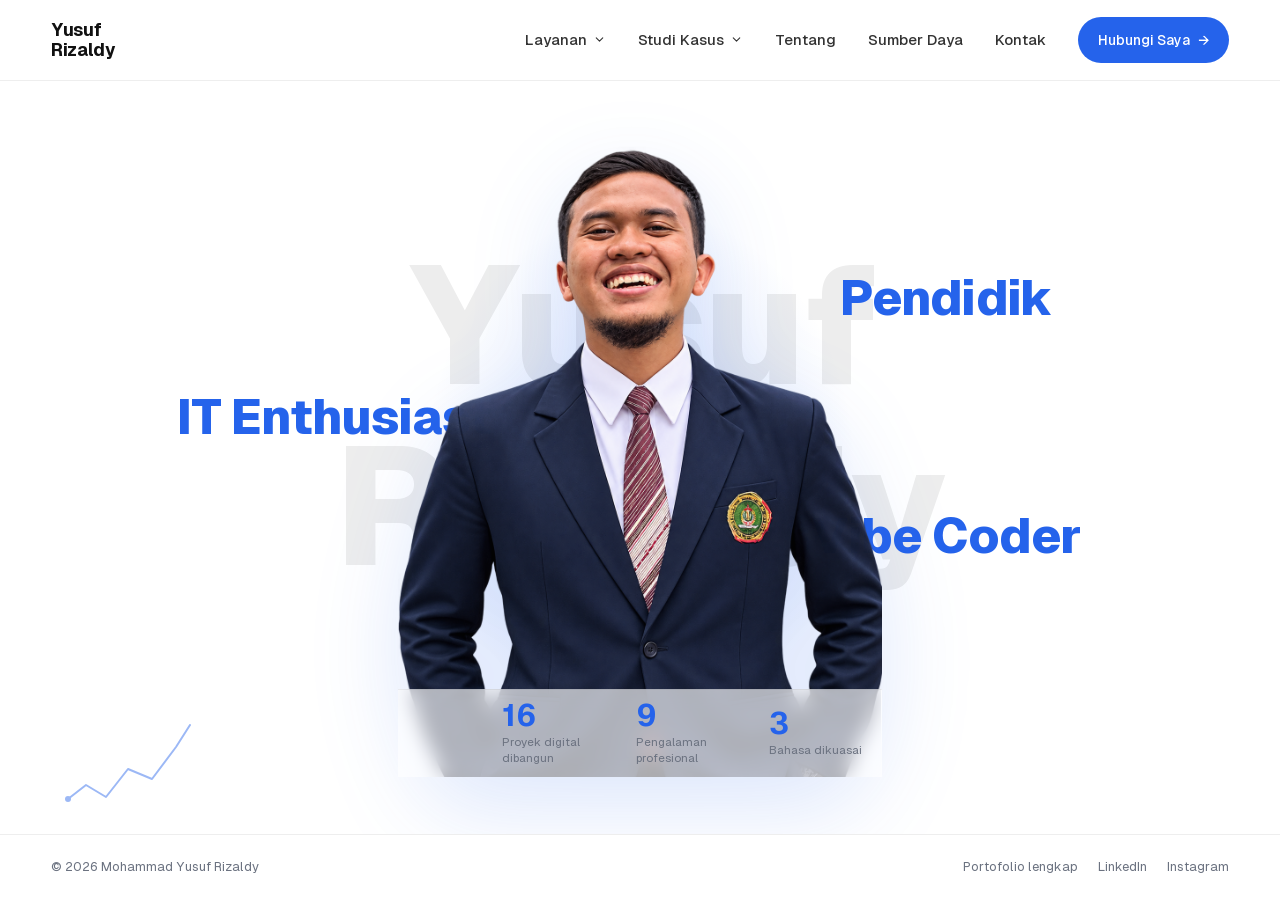
<file: index.html>
<!DOCTYPE html>
<html lang="id">
<head>
  <meta charset="UTF-8" />
  <meta name="viewport" content="width=device-width, initial-scale=1.0" />
  <title>Yusuf Rizaldy — Pendidik, Pengembang Web &amp; Praktisi IT</title>

  <meta name="description" content="Mohammad Yusuf Rizaldy, pendidik bilingual, pengembang web, dan praktisi IT dari Jombang, Jawa Timur. Memadukan pendidikan dengan teknologi digital: pengajaran bilingual, WebApp pembelajaran, pengembangan web, dan administrasi server." />
  <meta name="author" content="Mohammad Yusuf Rizaldy" />
  <link rel="canonical" href="https://suuf24.vercel.app/" />

  <!-- Open Graph -->
  <meta property="og:type" content="website" />
  <meta property="og:url" content="https://suuf24.vercel.app/" />
  <meta property="og:title" content="Yusuf Rizaldy — Pendidik, Pengembang Web &amp; Praktisi IT" />
  <meta property="og:description" content="Pendidik bilingual, pengembang web, dan praktisi IT yang memadukan pendidikan dengan teknologi digital." />
  <meta property="og:site_name" content="Yusuf Rizaldy" />

  <!-- Twitter / X card -->
  <meta name="twitter:card" content="summary" />
  <meta name="twitter:title" content="Yusuf Rizaldy — Pendidik, Pengembang Web &amp; Praktisi IT" />
  <meta name="twitter:description" content="Pendidik bilingual, pengembang web, dan praktisi IT yang memadukan pendidikan dengan teknologi digital." />

  <meta name="theme-color" content="#ffffff" />
  <link rel="icon" type="image/svg+xml" href="favicon.svg" />

  <link rel="stylesheet" href="css/landing.css?v=20260833" />
</head>
<body>
  <!-- ============ NAVBAR ============ -->
  <header class="site-nav">
    <div class="nav-inner">
      <a class="nav-logo" href="v1/#home" aria-label="Yusuf Rizaldy, kembali ke landing awal">
        Yusuf<br />Rizaldy
      </a>

      <button class="nav-toggle" id="nav-toggle" aria-expanded="false" aria-controls="nav-menu" aria-label="Menu">
        <span></span><span></span><span></span>
      </button>

      <nav class="nav-menu" id="nav-menu" aria-label="Navigasi utama">
        <ul class="nav-list">
          <li class="nav-item has-menu">
            <button class="nav-link" type="button" aria-expanded="false" aria-controls="dd-services">
              Layanan
              <svg class="chev" viewBox="0 0 24 24" aria-hidden="true"><polyline points="6 9 12 15 18 9" /></svg>
            </button>
            <div class="nav-drop" id="dd-services">
              <a href="v1/#projects">Pengembangan Web &amp; WebApp</a>
              <a href="v1/#projects">WebApp Pembelajaran &amp; Simulasi Ujian</a>
              <a href="v1/#skills">Administrasi Server &amp; Jaringan</a>
              <a href="v1/#about">Pengajaran Bilingual</a>
            </div>
          </li>
          <li class="nav-item has-menu">
            <button class="nav-link" type="button" aria-expanded="false" aria-controls="dd-cases">
              Studi Kasus
              <svg class="chev" viewBox="0 0 24 24" aria-hidden="true"><polyline points="6 9 12 15 18 9" /></svg>
            </button>
            <div class="nav-drop" id="dd-cases">
              <a href="https://suuf24.github.io/Portfolio-Simulator/" target="_blank" rel="noopener noreferrer">Portfolio Simulator</a>
              <a href="https://suuf24.github.io/simplepresent/" target="_blank" rel="noopener noreferrer">Simple Present</a>
              <a href="https://snake-sigma-liard.vercel.app" target="_blank" rel="noopener noreferrer">Snake Game</a>
            </div>
          </li>
          <li class="nav-item"><a class="nav-link" href="v1/#about">Tentang</a></li>
          <li class="nav-item"><a class="nav-link" href="Curriculum%20Vitae.pdf" target="_blank" rel="noopener noreferrer">Sumber Daya</a></li>
          <li class="nav-item"><a class="nav-link" href="mailto:mailtoyusufrizaldy@gmail.com">Kontak</a></li>
        </ul>

        <a class="nav-cta" href="https://wa.me/6285103974297" target="_blank" rel="noopener noreferrer">
          Hubungi Saya <span aria-hidden="true">&rarr;</span>
        </a>
      </nav>
    </div>
  </header>

  <!-- ============ HERO ============ -->
  <main class="hero" id="top">
    <div class="hero-name" aria-hidden="true">
      <span>Yusuf</span>
      <span>Rizaldy</span>
    </div>

    <div class="hero-inner">
      <p class="hero-role" aria-label="Peran: Pendidik, IT Enthusiast, Vibe Coder">
        <span class="role-word">Pendidik</span>
        <span class="role-word">IT Enthusiast</span>
        <span class="role-word">Vibe Coder</span>
      </p>
      <figure class="hero-photo">
        <img src="images/me.png" alt="Potret Mohammad Yusuf Rizaldy" width="1098" height="1432" />
        <ul class="hero-stats">
          <li><strong>16</strong><span>Proyek digital dibangun</span></li>
          <li><strong>9</strong><span>Pengalaman profesional</span></li>
          <li><strong>3</strong><span>Bahasa dikuasai</span></li>
        </ul>
      </figure>
    </div>

    <svg class="hero-zigzag" viewBox="0 0 130 96" aria-hidden="true">
      <circle cx="4" cy="88" r="3" />
      <polyline points="4,88 22,74 42,86 64,58 88,68 112,36 126,14" />
    </svg>
  </main>

  <!-- ============ FOOTER ============ -->
  <footer class="site-footer">
    <div class="footer-inner">
      <p>&copy; 2026 Mohammad Yusuf Rizaldy</p>
      <p class="footer-links">
        <a href="v1/">Portofolio lengkap</a>
        <a href="https://bit.ly/linkedinYusuf" target="_blank" rel="noopener noreferrer">LinkedIn</a>
        <a href="https://www.instagram.com/suuf24/" target="_blank" rel="noopener noreferrer">Instagram</a>
      </p>
    </div>
  </footer>

  <script src="js/landing.js?v=20260833"></script>
</body>
</html>
</file>
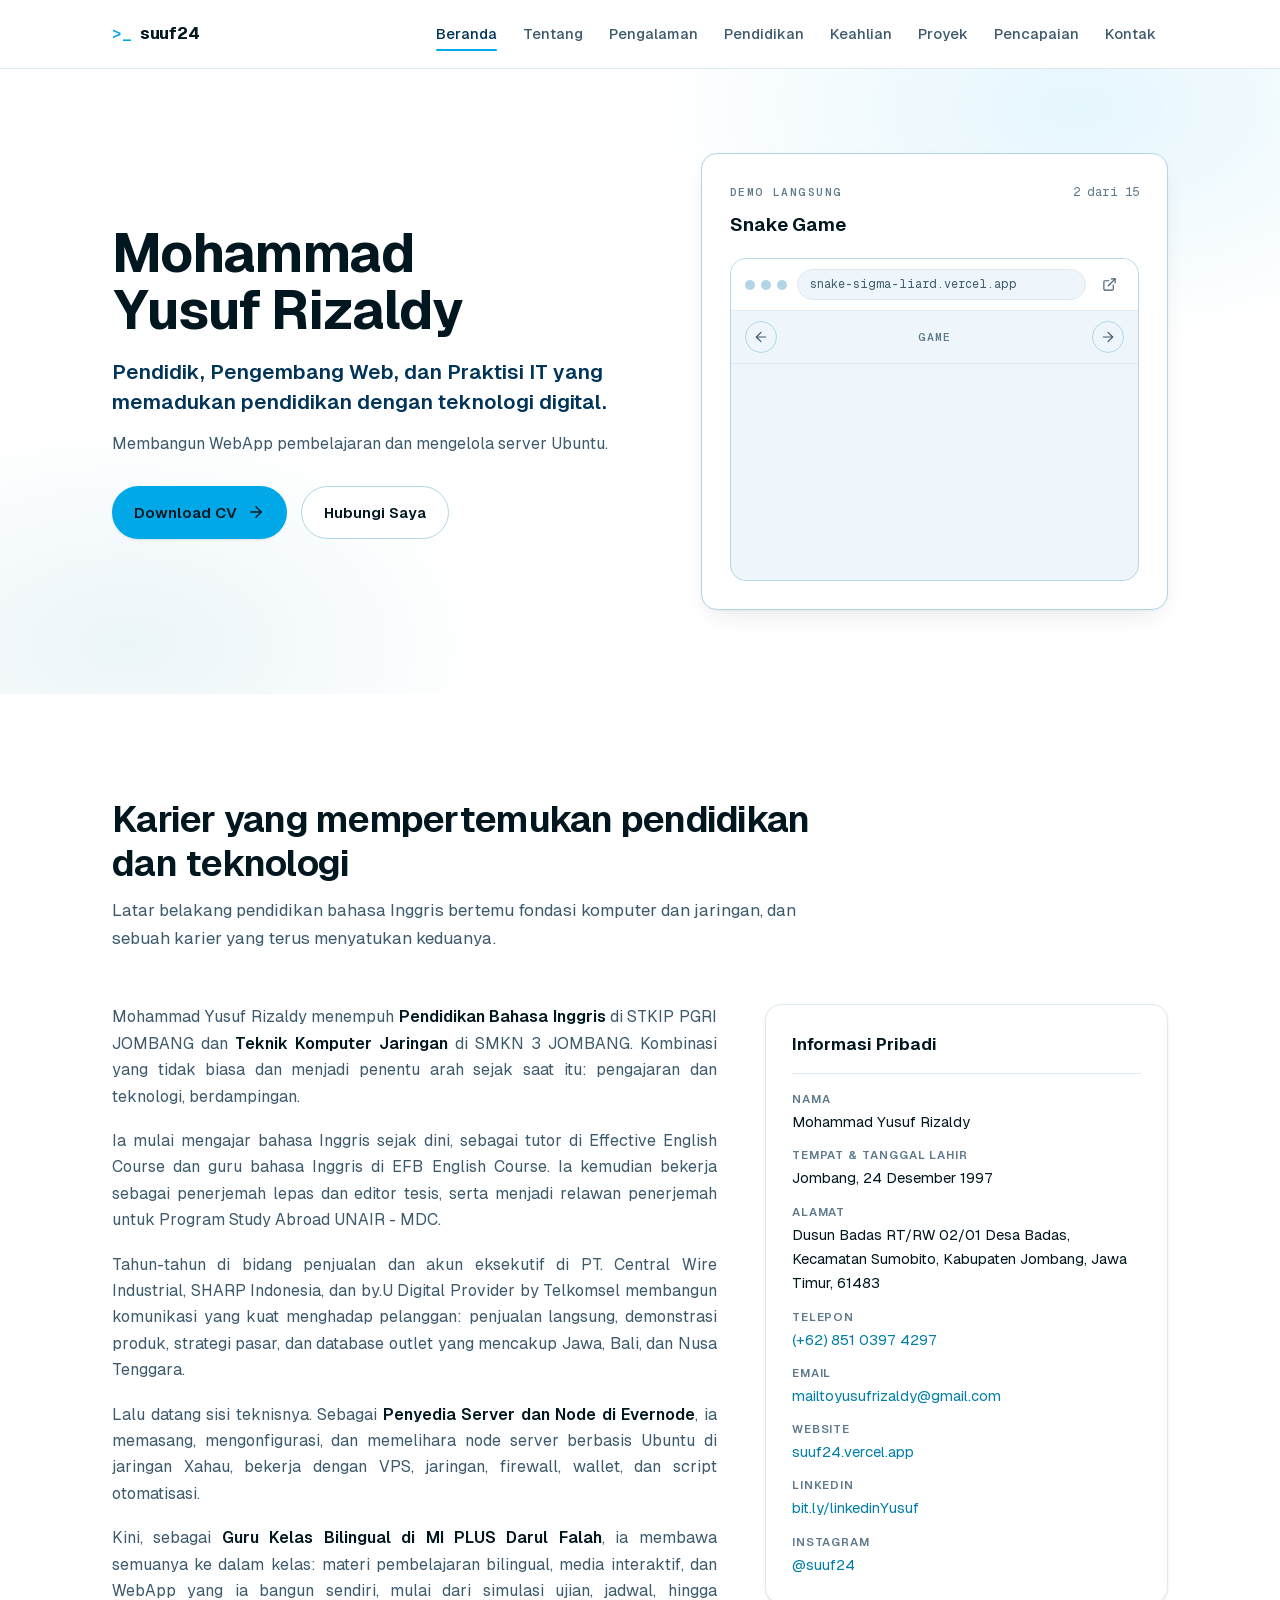
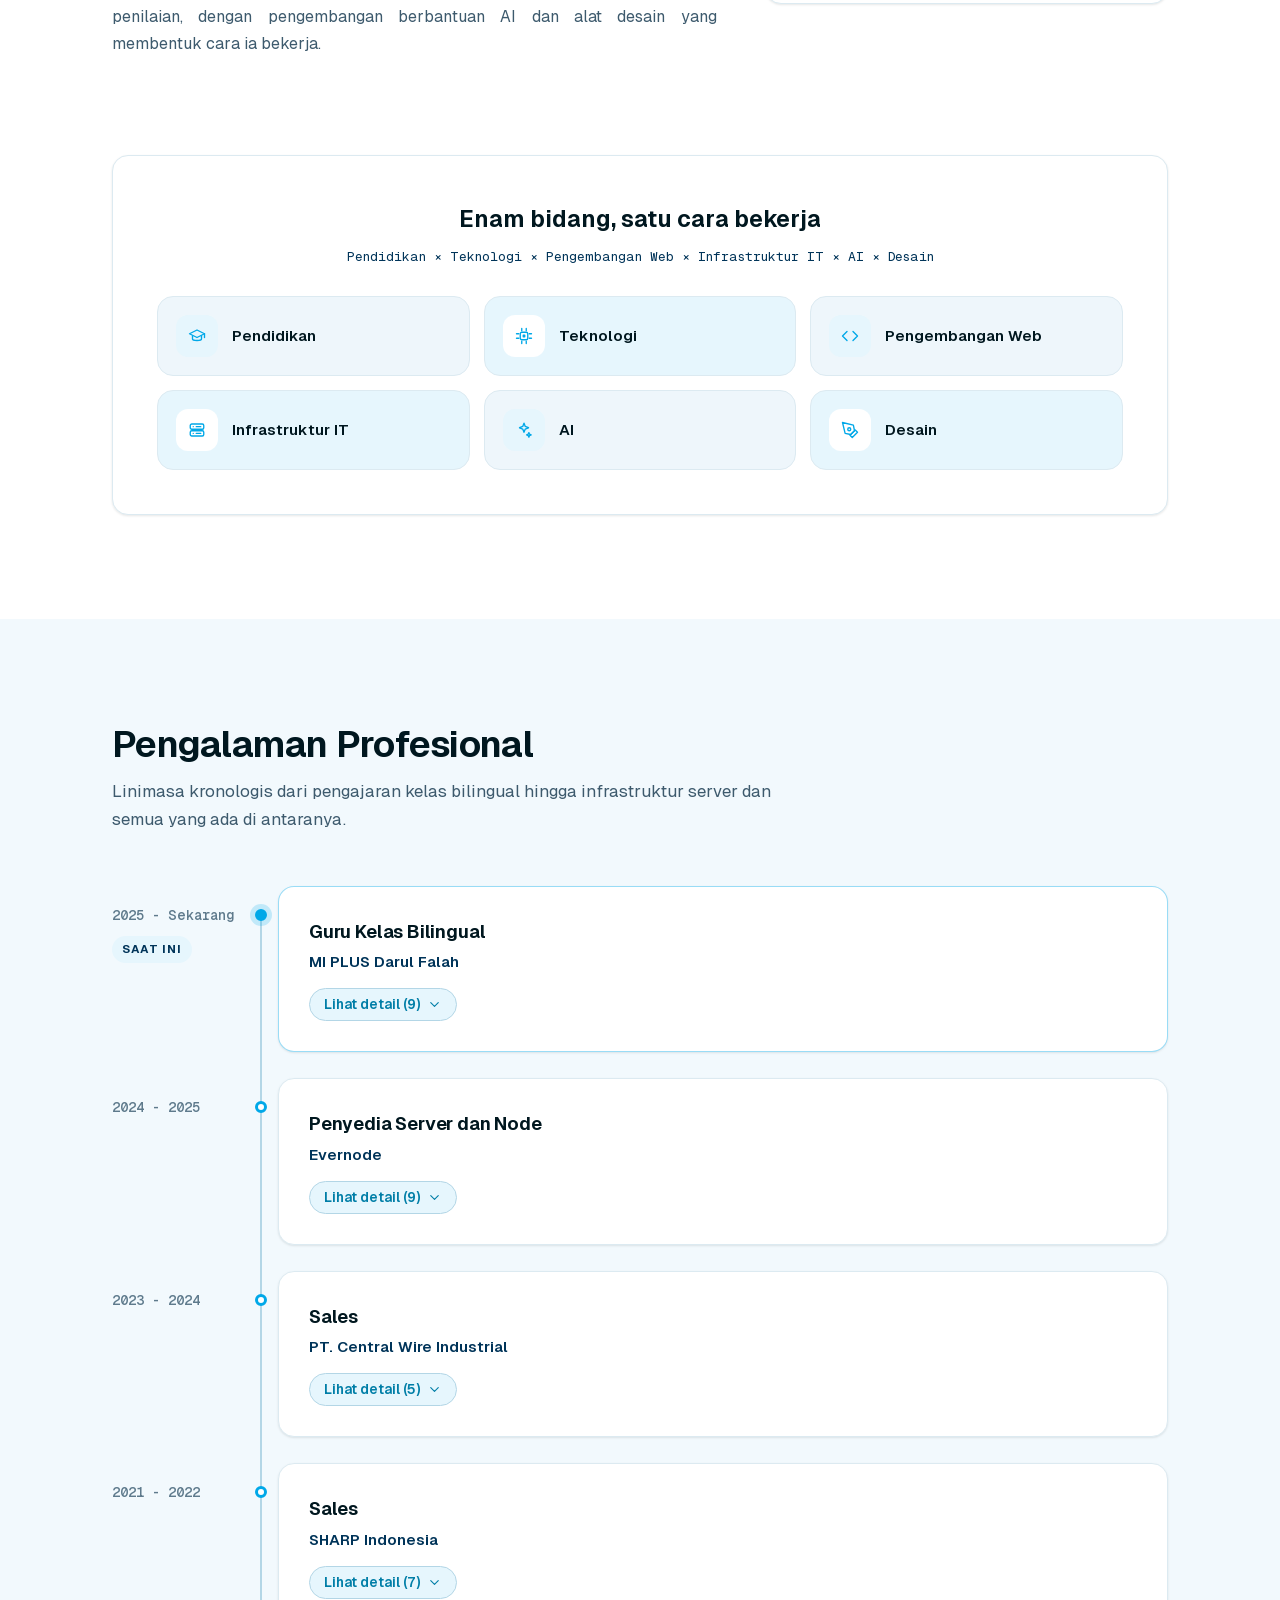
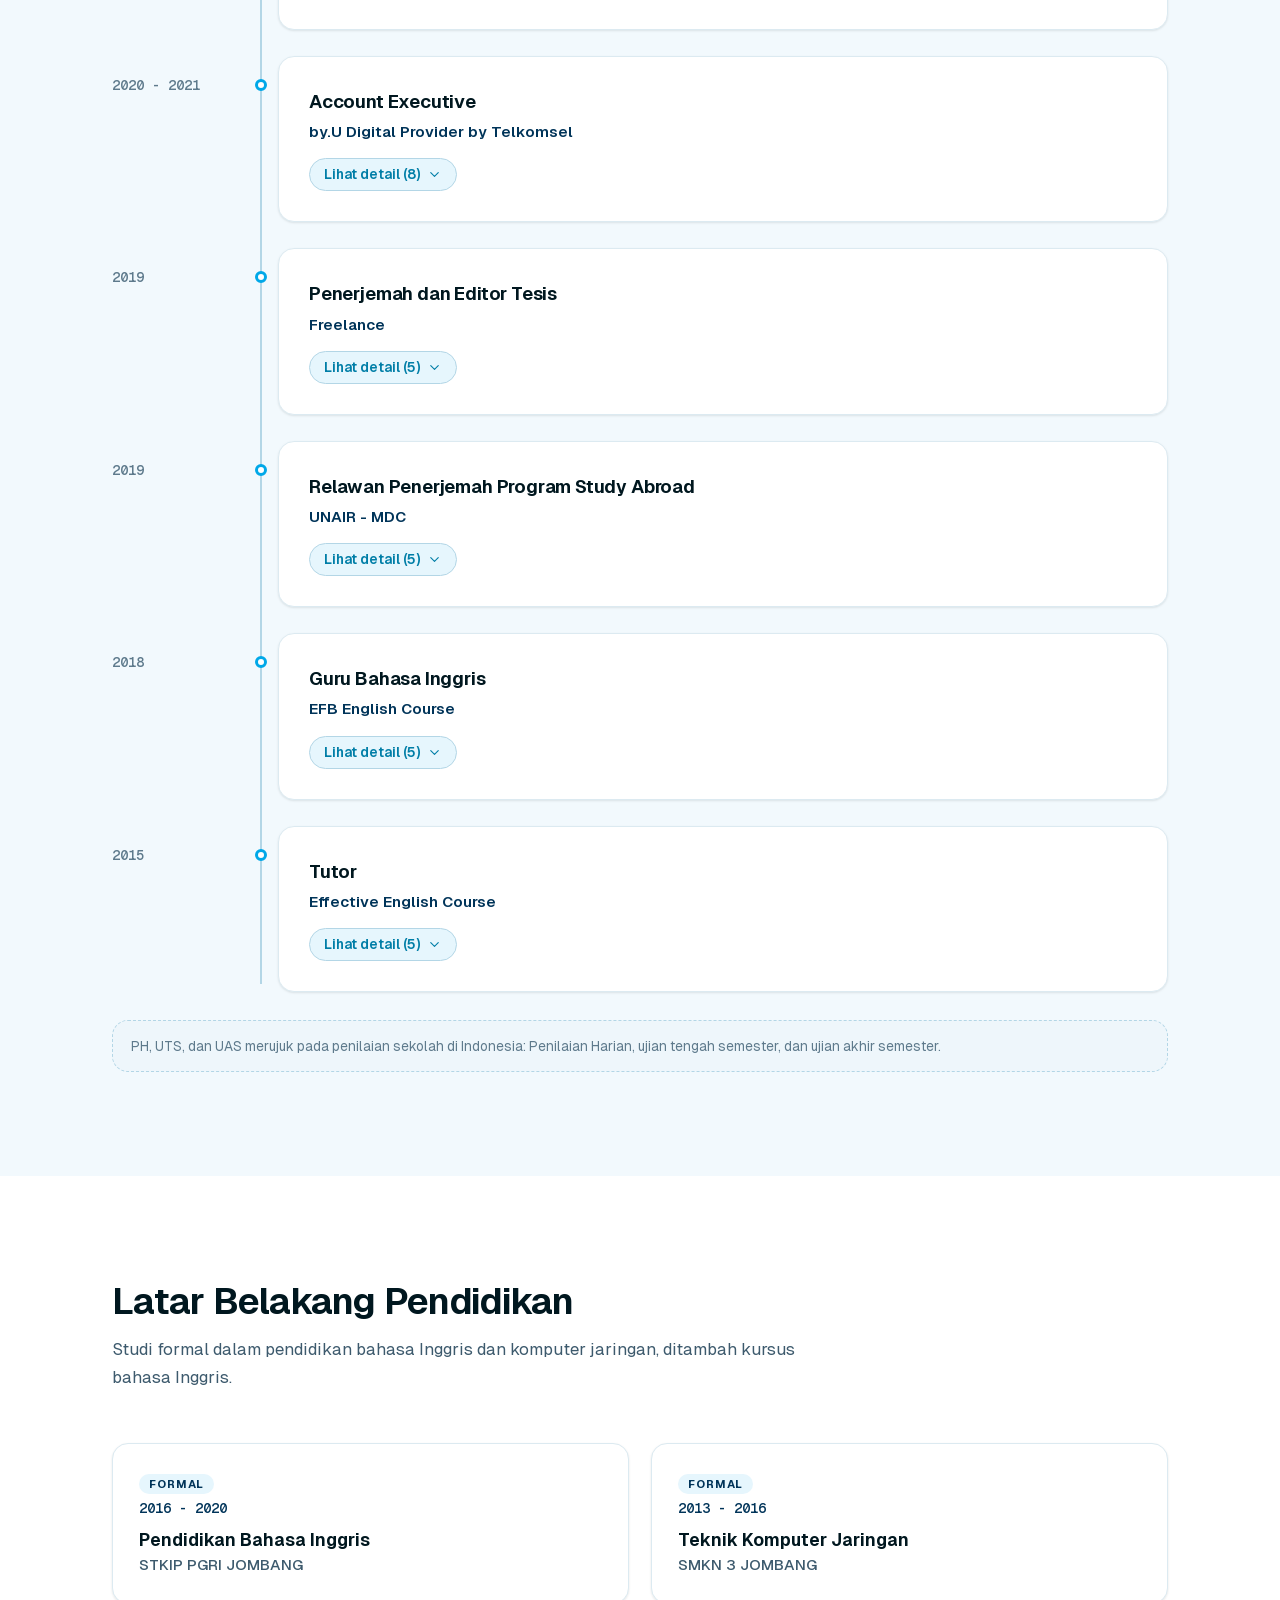
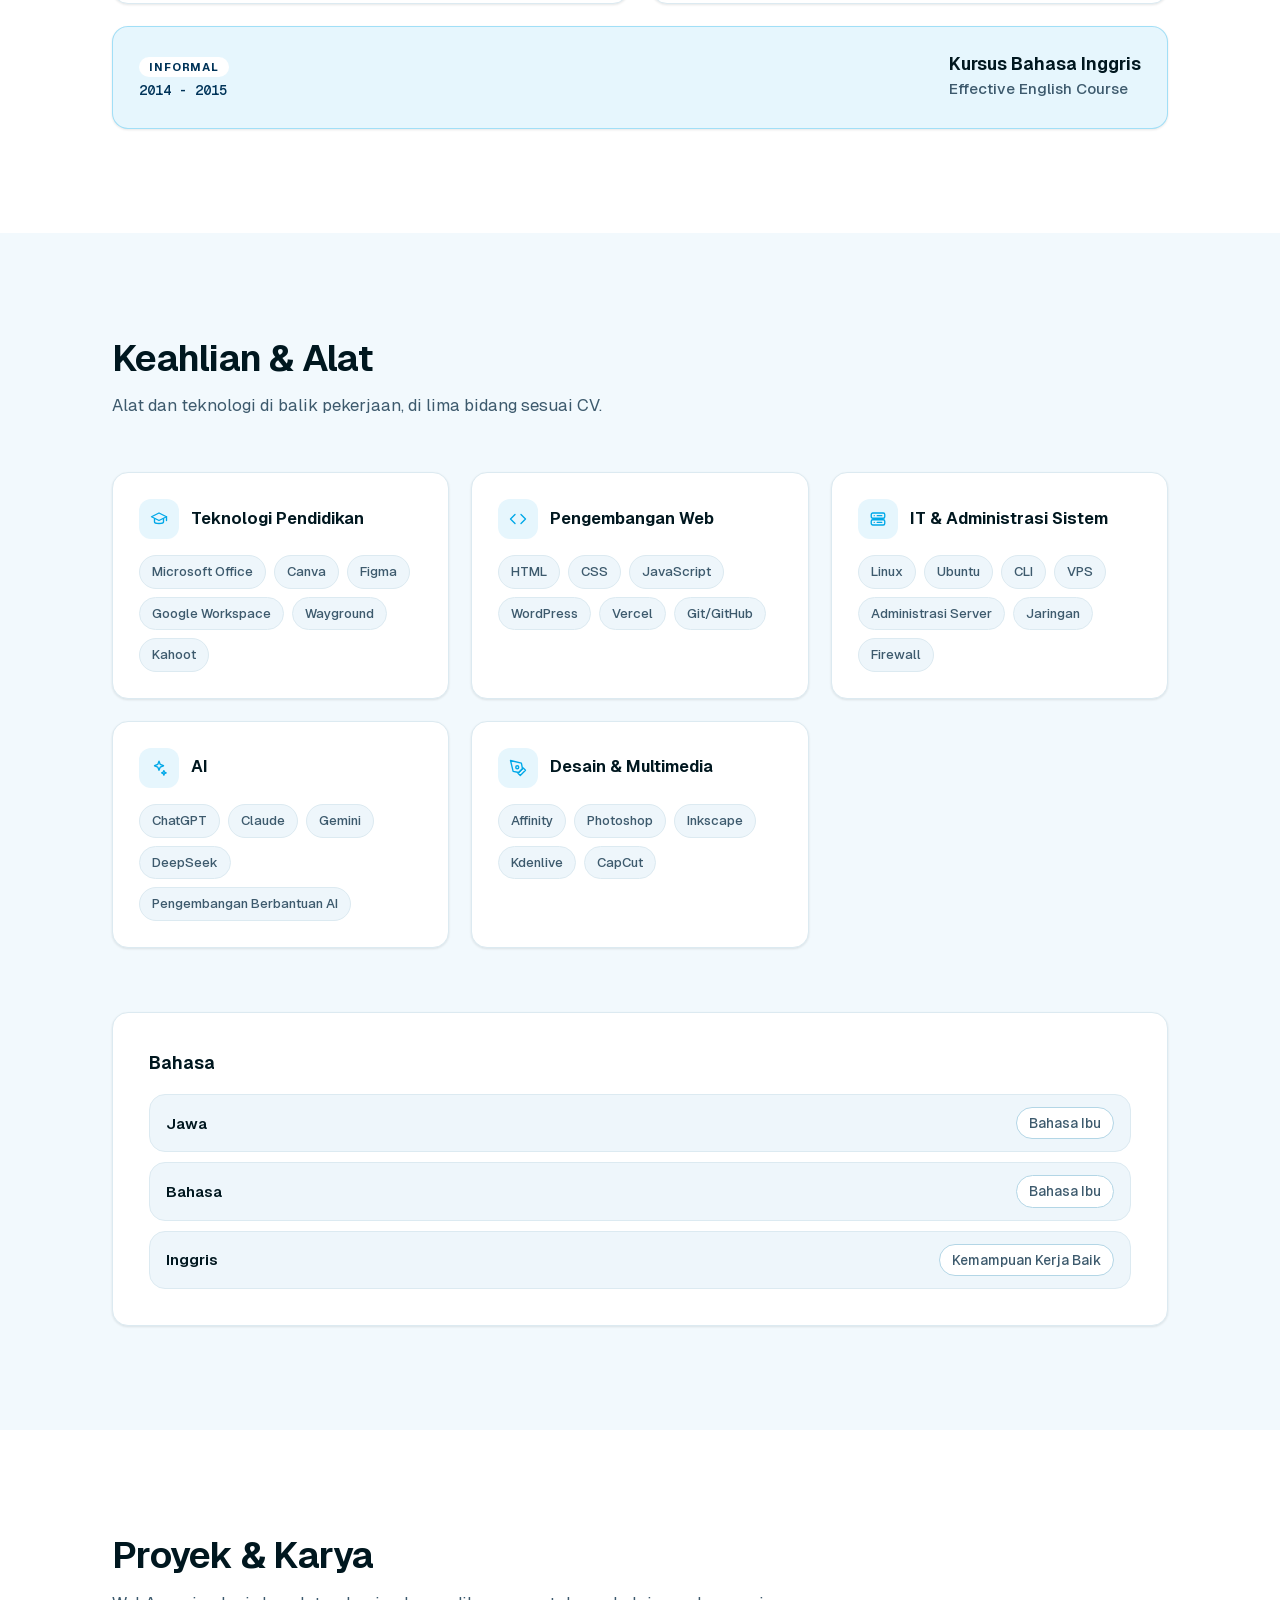
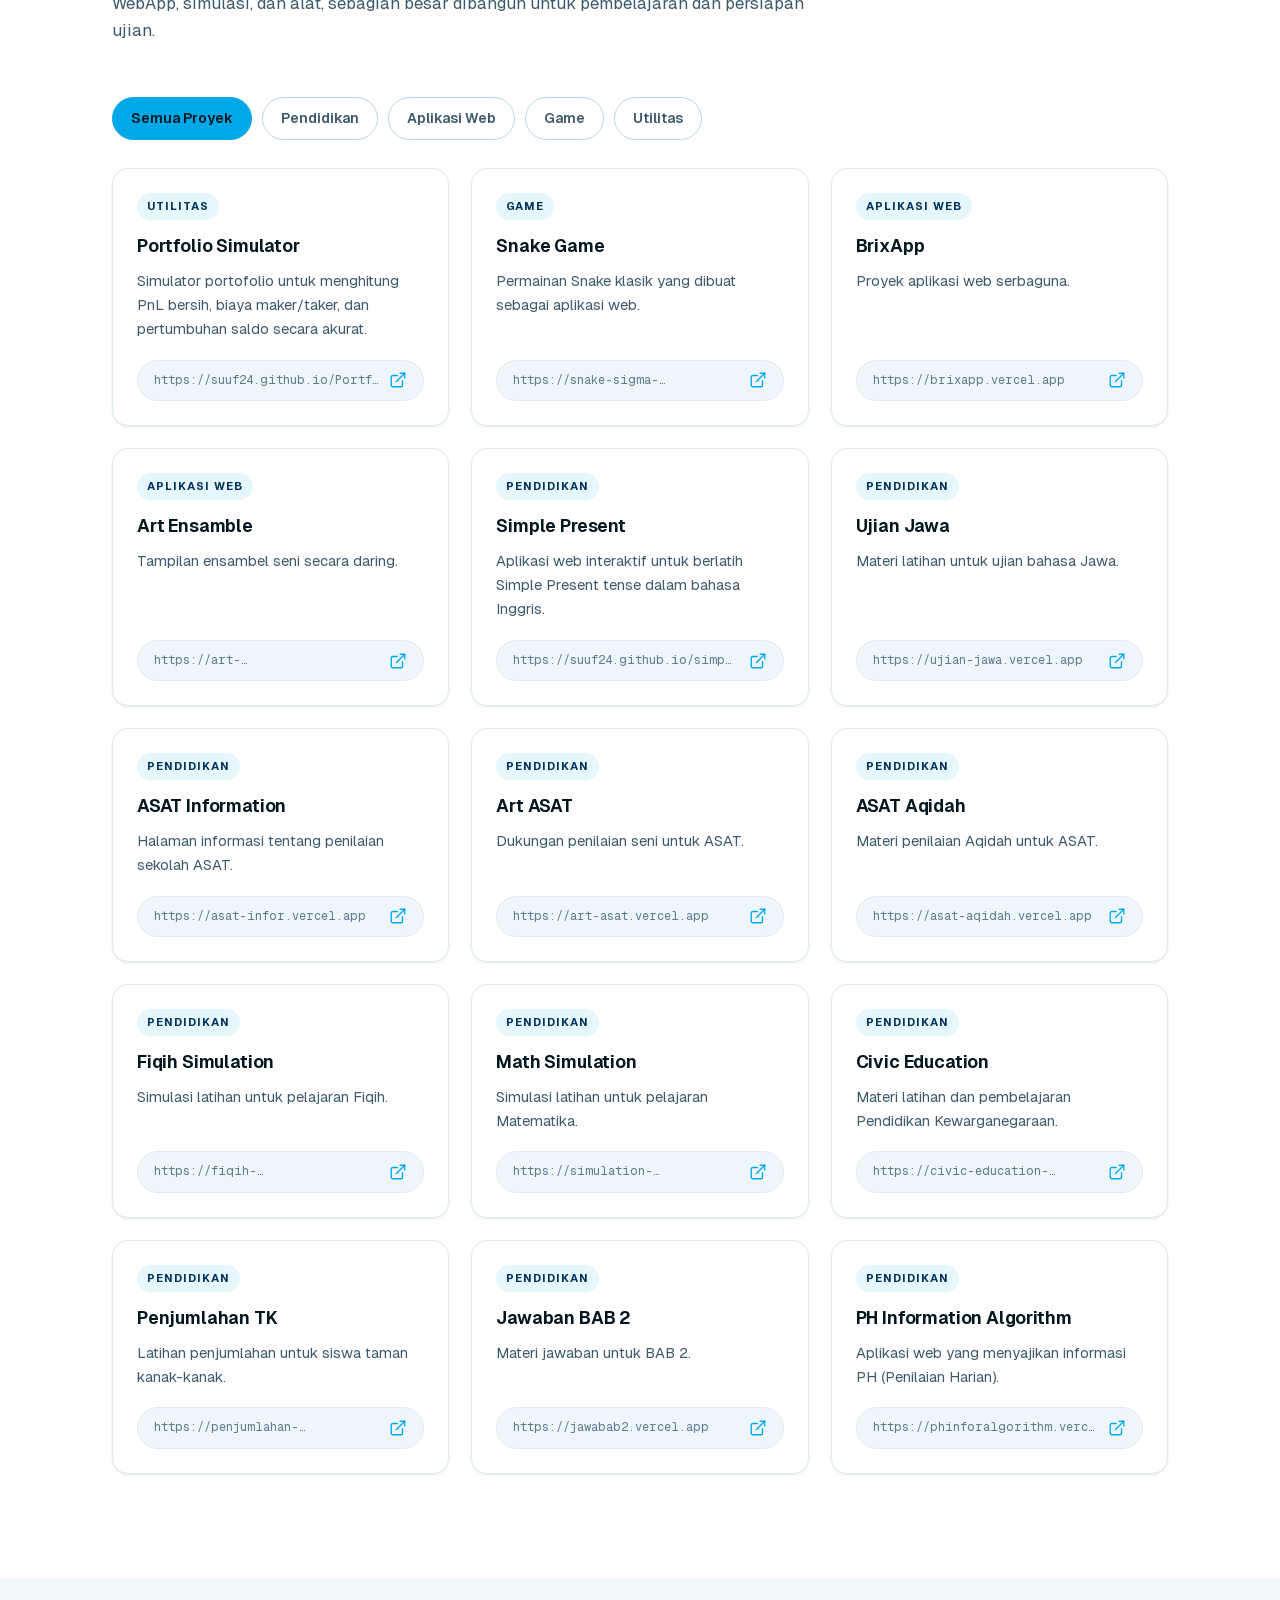
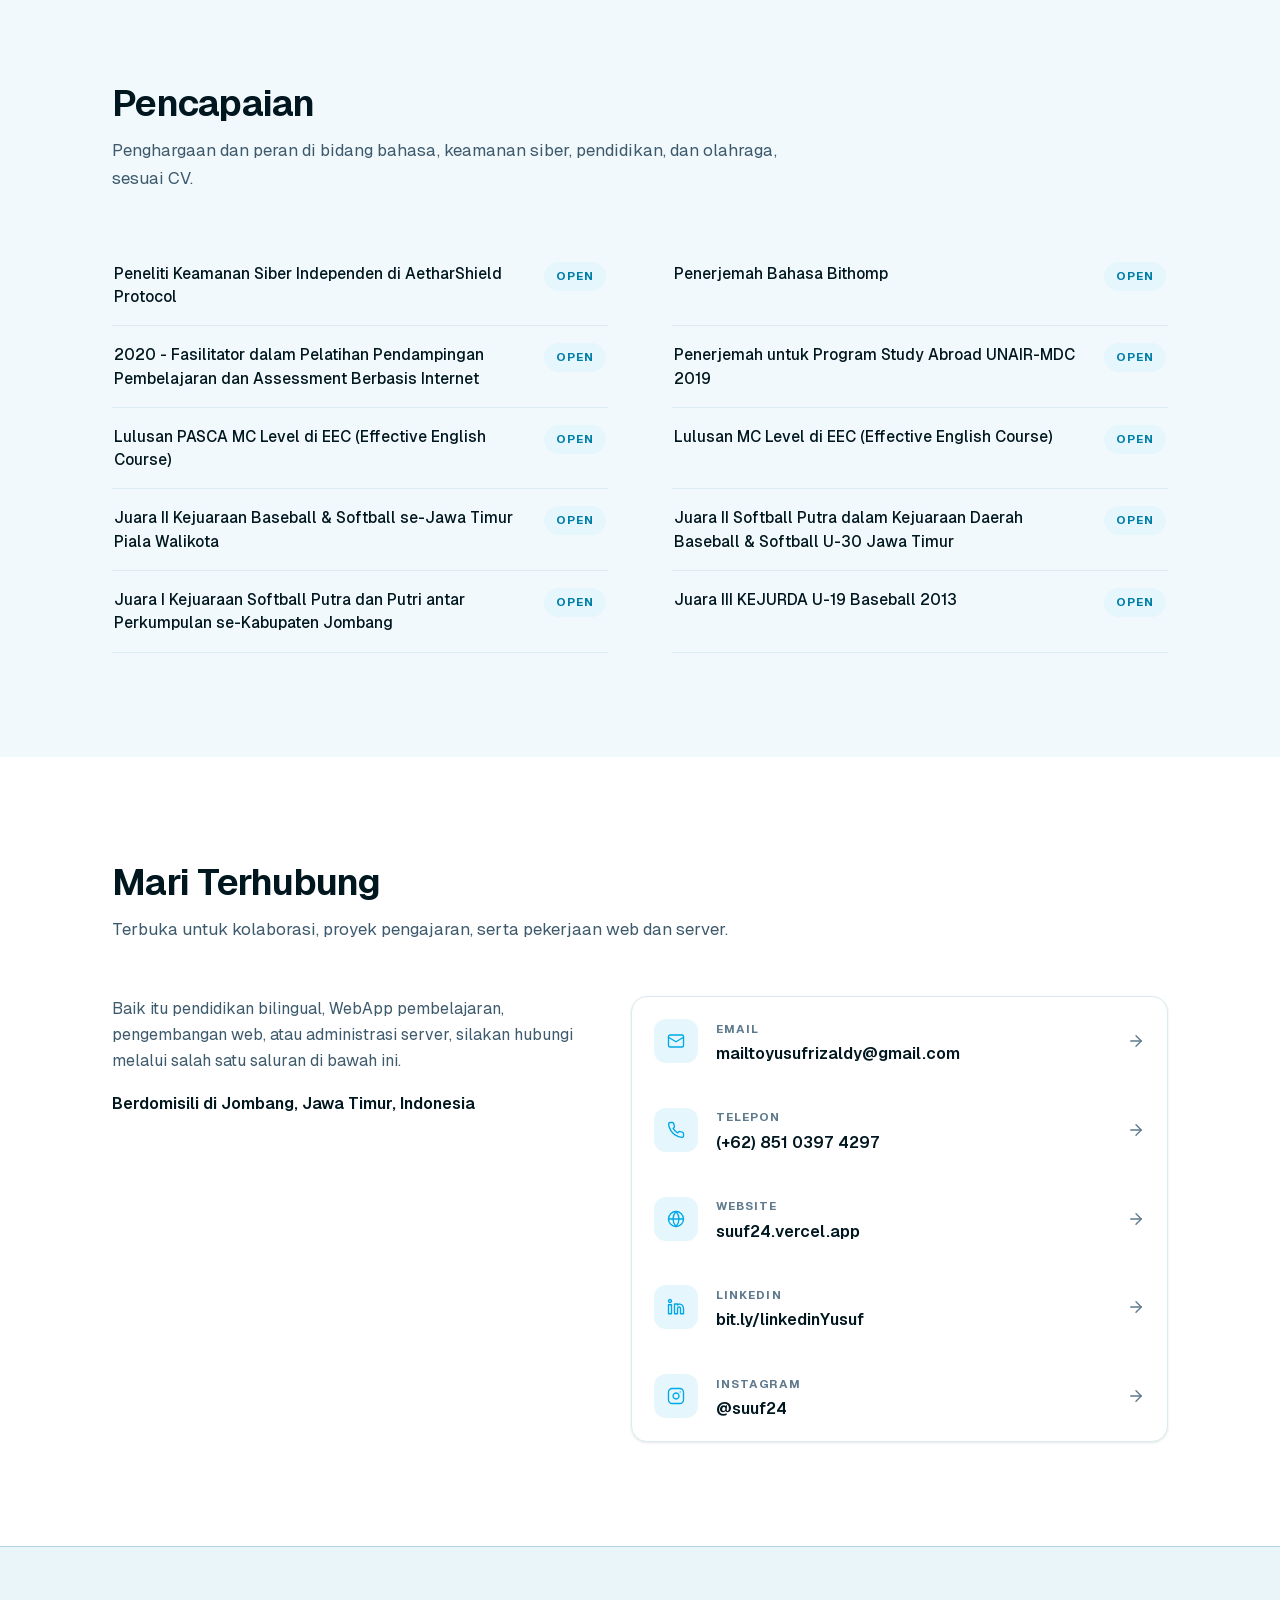
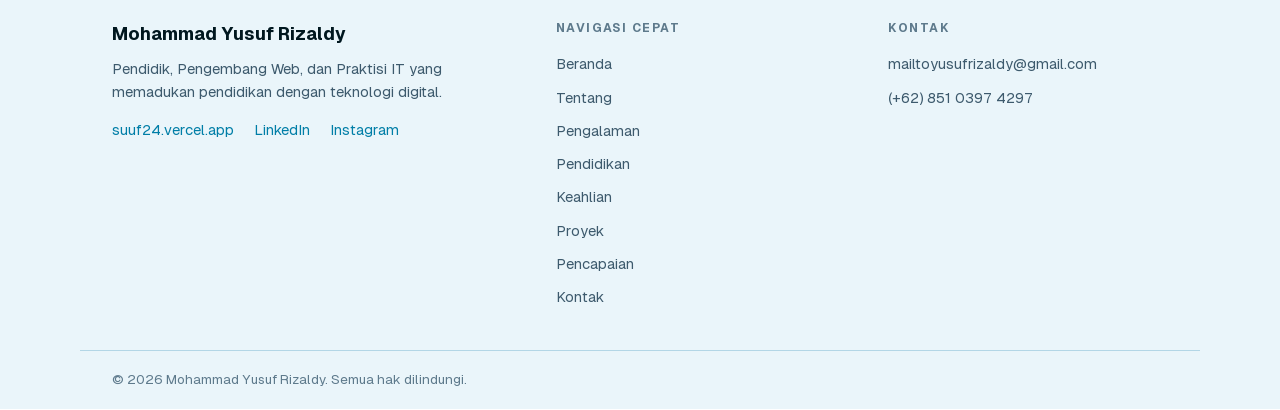
<file: v1/index.html>
<!DOCTYPE html>
<html lang="id">
<head>
  <meta charset="UTF-8" />
  <meta name="viewport" content="width=device-width, initial-scale=1.0" />
  <title>Mohammad Yusuf Rizaldy - Pendidik, Pengembang Web &amp; Praktisi IT</title>

  <meta name="description" content="Mohammad Yusuf Rizaldy, pendidik bilingual, pengembang web, dan praktisi IT dari Jombang, Jawa Timur. Memadukan pendidikan dengan teknologi digital: pengajaran bilingual, WebApp pembelajaran, pengembangan web, pengembangan berbantuan AI, dan administrasi server." />
  <meta name="author" content="Mohammad Yusuf Rizaldy" />
  <link rel="canonical" href="https://suuf24.vercel.app/" />

  <!-- Open Graph -->
  <meta property="og:type" content="website" />
  <meta property="og:url" content="https://suuf24.vercel.app/" />
  <meta property="og:title" content="Mohammad Yusuf Rizaldy - Pendidik, Pengembang Web &amp; Praktisi IT" />
  <meta property="og:description" content="Pendidik bilingual, pengembang web, dan praktisi IT yang memadukan pendidikan dengan teknologi digital: pengajaran, WebApp pembelajaran, pengembangan web, pengembangan berbantuan AI, dan administrasi server." />
  <meta property="og:site_name" content="Mohammad Yusuf Rizaldy" />

  <!-- Twitter / X card -->
  <meta name="twitter:card" content="summary" />
  <meta name="twitter:title" content="Mohammad Yusuf Rizaldy - Pendidik, Pengembang Web &amp; Praktisi IT" />
  <meta name="twitter:description" content="Pendidik bilingual, pengembang web, dan praktisi IT yang memadukan pendidikan dengan teknologi digital." />

  <meta name="theme-color" content="#ffffff" />
  <link rel="icon" type="image/svg+xml" href="favicon.svg" />

  <link rel="stylesheet" href="css/styles.css?v=20260833" />
</head>
<body class="page-enter">
  <a class="skip-link" href="#main">Lewati ke konten utama</a>

  <!-- ============ NAVIGASI ============ -->
  <header class="site-header" id="site-header">
    <nav class="nav container" aria-label="Navigasi utama">
      <a class="brand" href="https://suuf24.vercel.app" target="_blank" rel="noopener noreferrer" aria-label="Mohammad Yusuf Rizaldy, buka situs suuf24.vercel.app">
        <span class="brand-mark" aria-hidden="true">&gt;_</span>
        <span class="brand-name">suuf24</span>
      </a>

      <ul class="nav-list" id="nav-list"></ul>

      <button class="nav-toggle" id="nav-toggle" aria-expanded="false" aria-controls="nav-list">
        <span class="nav-toggle-icon" aria-hidden="true"></span>
        <span class="sr-only">Menu</span>
      </button>
    </nav>
  </header>

  <main id="main">
    <!-- ============ BERANDA ============ -->
    <section class="hero" id="home" aria-labelledby="hero-title">
      <div class="hero-bg" aria-hidden="true"></div>
      <div class="container hero-inner">
        <div class="hero-copy reveal">
          <h1 class="hero-title" id="hero-title">Mohammad<br />Yusuf Rizaldy</h1>
          <p class="hero-positioning">Pendidik, Pengembang Web, dan Praktisi IT yang memadukan pendidikan dengan teknologi digital.</p>
          <p class="hero-intro">Membangun WebApp pembelajaran dan mengelola server Ubuntu.</p>
          <div class="hero-actions">
            <a class="btn btn-primary" href="../Curriculum%20Vitae.pdf" target="_blank" rel="noopener noreferrer">
              Download CV
              <svg class="icon" aria-hidden="true"><use href="#i-arrow-right"></use></svg>
            </a>
            <a class="btn btn-ghost" href="#contact">Hubungi Saya</a>
          </div>
        </div>

        <div class="hero-visual reveal">
          <div class="demo" role="region" aria-label="Pemutar proyek, coba proyek langsung">
            <div class="demo-head">
              <span class="demo-kicker">Demo Langsung</span>
              <span class="demo-count" id="player-count">1 dari 15</span>
            </div>
            <h2 class="demo-title" id="player-name">Simple Present</h2>
            <div class="browser">
              <div class="browser-bar">
                <span class="browser-dots" aria-hidden="true"><i></i><i></i><i></i></span>
                <span class="browser-url" id="player-url"></span>
                <a
                  class="browser-ext"
                  id="player-ext"
                  href="#"
                  target="_blank"
                  rel="noopener noreferrer"
                  aria-label="Buka proyek saat ini di tab baru"
                >
                  <svg class="icon" aria-hidden="true"><use href="#i-external"></use></svg>
                </a>
              </div>
              <div class="browser-toolbar">
                <button type="button" class="browser-nav prev" id="player-prev" aria-label="Proyek sebelumnya">
                  <svg class="icon" aria-hidden="true"><use href="#i-arrow-right"></use></svg>
                </button>
                <span class="browser-cat" id="player-cat">Pendidikan</span>
                <button type="button" class="browser-nav" id="player-next" aria-label="Proyek berikutnya">
                  <svg class="icon" aria-hidden="true"><use href="#i-arrow-right"></use></svg>
                </button>
              </div>
              <div class="browser-viewport">
                <iframe id="player-frame" title="Pratinjau proyek" loading="lazy"></iframe>
                <div class="browser-loading" aria-hidden="true"><span class="browser-loading-bar"></span></div>
              </div>
            </div>
          </div>
        </div>
      </div>
    </section>

    <!-- ============ TENTANG ============ -->
    <section class="section" id="about" aria-labelledby="about-title">
      <div class="container">
        <div class="section-head reveal">
          <h2 class="section-title" id="about-title">Karier yang mempertemukan pendidikan dan teknologi</h2>
          <p class="section-lead">
            Latar belakang pendidikan bahasa Inggris bertemu fondasi komputer dan jaringan, dan sebuah
            karier yang terus menyatukan keduanya.
          </p>
        </div>

        <div class="about-grid">
          <div class="about-story reveal">
            <p>
              Mohammad Yusuf Rizaldy menempuh <strong>Pendidikan Bahasa Inggris</strong> di STKIP PGRI JOMBANG
              dan <strong>Teknik Komputer Jaringan</strong> di SMKN 3 JOMBANG. Kombinasi yang tidak biasa dan
              menjadi penentu arah sejak saat itu: pengajaran dan teknologi, berdampingan.
            </p>
            <p>
              Ia mulai mengajar bahasa Inggris sejak dini, sebagai tutor di Effective English Course dan guru
              bahasa Inggris di EFB English Course. Ia kemudian bekerja sebagai penerjemah lepas dan editor
              tesis, serta menjadi relawan penerjemah untuk Program Study Abroad UNAIR - MDC.
            </p>
            <p>
              Tahun-tahun di bidang penjualan dan akun eksekutif di PT. Central Wire Industrial, SHARP Indonesia,
              dan by.U Digital Provider by Telkomsel membangun komunikasi yang kuat menghadap pelanggan:
              penjualan langsung, demonstrasi produk, strategi pasar, dan database outlet yang mencakup Jawa,
              Bali, dan Nusa Tenggara.
            </p>
            <p>
              Lalu datang sisi teknisnya. Sebagai <strong>Penyedia Server dan Node di Evernode</strong>, ia memasang,
              mengonfigurasi, dan memelihara node server berbasis Ubuntu di jaringan Xahau, bekerja dengan VPS,
              jaringan, firewall, wallet, dan script otomatisasi.
            </p>
            <p>
              Kini, sebagai <strong>Guru Kelas Bilingual di MI PLUS Darul Falah</strong>, ia membawa semuanya ke dalam
              kelas: materi pembelajaran bilingual, media interaktif, dan WebApp yang ia bangun sendiri, mulai dari
              simulasi ujian, jadwal, hingga penilaian, dengan pengembangan berbantuan AI dan alat desain yang
              membentuk cara ia bekerja.
            </p>
          </div>

          <aside class="about-card reveal" aria-label="Informasi pribadi">
            <h3 class="about-card-title">Informasi Pribadi</h3>
            <dl class="info-list" id="personal-info"></dl>
          </aside>
        </div>

        <!-- Konsep irisan bidang -->
        <div class="intersection reveal" aria-labelledby="intersection-title">
          <div class="intersection-head">
            <h3 class="intersection-title" id="intersection-title">Enam bidang, satu cara bekerja</h3>
            <p>Pendidikan &times; Teknologi &times; Pengembangan Web &times; Infrastruktur IT &times; AI &times; Desain</p>
          </div>
          <div class="intersection-grid" id="domains-grid"></div>
        </div>
      </div>
    </section>

    <!-- ============ PENGALAMAN ============ -->
    <section class="section section-alt" id="experience" aria-labelledby="experience-title">
      <div class="container">
        <div class="section-head reveal">
          <h2 class="section-title" id="experience-title">Pengalaman Profesional</h2>
          <p class="section-lead">Linimasa kronologis dari pengajaran kelas bilingual hingga infrastruktur server dan semua yang ada di antaranya.</p>
        </div>
        <div class="timeline" id="experience-list"></div>
        <p class="timeline-note reveal">
          PH, UTS, dan UAS merujuk pada penilaian sekolah di Indonesia: Penilaian Harian,
          ujian tengah semester, dan ujian akhir semester.
        </p>
      </div>
    </section>

    <!-- ============ PENDIDIKAN ============ -->
    <section class="section" id="education" aria-labelledby="education-title">
      <div class="container">
        <div class="section-head reveal">
          <h2 class="section-title" id="education-title">Latar Belakang Pendidikan</h2>
          <p class="section-lead">Studi formal dalam pendidikan bahasa Inggris dan komputer jaringan, ditambah kursus bahasa Inggris.</p>
        </div>
        <div class="edu-grid" id="education-list"></div>
      </div>
    </section>

    <!-- ============ KEAHLIAN ============ -->
    <section class="section section-alt" id="skills" aria-labelledby="skills-title">
      <div class="container">
        <div class="section-head reveal">
          <h2 class="section-title" id="skills-title">Keahlian &amp; Alat</h2>
          <p class="section-lead">Alat dan teknologi di balik pekerjaan, di lima bidang sesuai CV.</p>
        </div>
        <div class="skills-grid" id="skills-list"></div>

        <div class="languages reveal">
          <h3 class="languages-title">Bahasa</h3>
          <ul class="languages-list" id="languages-list"></ul>
        </div>
      </div>
    </section>

    <!-- ============ PROYEK ============ -->
    <section class="section" id="projects" aria-labelledby="projects-title">
      <div class="container">
        <div class="section-head reveal">
          <h2 class="section-title" id="projects-title">Proyek &amp; Karya</h2>
          <p class="section-lead">WebApp, simulasi, dan alat, sebagian besar dibangun untuk pembelajaran dan persiapan ujian.</p>
        </div>

        <div class="filters reveal" role="group" aria-label="Filter proyek" id="project-filters"></div>
        <div class="projects-grid" id="projects-list"></div>
      </div>
    </section>

    <!-- ============ PENCAPAIAN ============ -->
    <section class="section section-alt" id="achievements" aria-labelledby="achievements-title">
      <div class="container">
        <div class="section-head reveal">
          <h2 class="section-title" id="achievements-title">Pencapaian</h2>
          <p class="section-lead">Penghargaan dan peran di bidang bahasa, keamanan siber, pendidikan, dan olahraga, sesuai CV.</p>
        </div>
        <ol class="achievements-list" id="achievements-list"></ol>
      </div>
    </section>

    <!-- ============ KONTAK ============ -->
    <section class="section" id="contact" aria-labelledby="contact-title">
      <div class="container">
        <div class="section-head reveal">
          <h2 class="section-title" id="contact-title">Mari Terhubung</h2>
          <p class="section-lead">Terbuka untuk kolaborasi, proyek pengajaran, serta pekerjaan web dan server.</p>
        </div>

        <div class="contact-grid reveal">
          <div class="contact-intro">
            <p>
              Baik itu pendidikan bilingual, WebApp pembelajaran, pengembangan web, atau administrasi
              server, silakan hubungi melalui salah satu saluran di bawah ini.
            </p>
            <p class="contact-loc">
              Berdomisili di Jombang, Jawa Timur, Indonesia
            </p>
          </div>
          <ul class="contact-list" id="contact-list"></ul>
        </div>
      </div>
    </section>
  </main>

  <!-- ============ FOOTER ============ -->
  <footer class="site-footer" aria-labelledby="footer-title">
    <div class="container footer-grid">
      <div class="footer-brand">
        <p class="footer-name" id="footer-title">Mohammad Yusuf Rizaldy</p>
        <p class="footer-pos">Pendidik, Pengembang Web, dan Praktisi IT yang memadukan pendidikan dengan teknologi digital.</p>
        <p class="footer-links">
          <a href="https://suuf24.vercel.app" target="_blank" rel="noopener noreferrer">suuf24.vercel.app</a>
          <a href="https://bit.ly/linkedinYusuf" target="_blank" rel="noopener noreferrer">LinkedIn</a>
          <a href="https://www.instagram.com/suuf24/" target="_blank" rel="noopener noreferrer">Instagram</a>
        </p>
      </div>
      <nav class="footer-nav" aria-label="Navigasi footer">
        <p class="footer-label">Navigasi Cepat</p>
        <ul id="footer-nav-list"></ul>
      </nav>
      <div class="footer-contact">
        <p class="footer-label">Kontak</p>
        <ul>
          <li><a href="mailto:mailtoyusufrizaldy@gmail.com">mailtoyusufrizaldy@gmail.com</a></li>
          <li><a href="tel:+6285103974297">(+62) 851 0397 4297</a></li>
        </ul>
      </div>
    </div>
    <div class="container footer-bottom">
      <p>&copy; <span id="year">2026</span> Mohammad Yusuf Rizaldy. Semua hak dilindungi.</p>
    </div>
  </footer>

  <!-- ============ SPRITE IKON ============ -->
  <svg xmlns="http://www.w3.org/2000/svg" style="display:none" aria-hidden="true">
    <defs>
      <symbol id="i-education" viewBox="0 0 24 24"><path d="M22 9 12 4 2 9l10 5 10-5z"/><path d="M6 11.5V16c0 1.1 2.7 2 6 2s6-.9 6-2v-4.5"/><path d="M22 9v5"/></symbol>
      <symbol id="i-technology" viewBox="0 0 24 24"><rect x="7" y="7" width="10" height="10" rx="2"/><rect x="11" y="11" width="2" height="2"/><path d="M9 2v3M15 2v3M9 19v3M15 19v3M2 9h3M2 15h3M19 9h3M19 15h3"/></symbol>
      <symbol id="i-web" viewBox="0 0 24 24"><polyline points="8 6 2 12 8 18"/><polyline points="16 6 22 12 16 18"/></symbol>
      <symbol id="i-server" viewBox="0 0 24 24"><rect x="3" y="4" width="18" height="7" rx="2"/><rect x="3" y="13" width="18" height="7" rx="2"/><path d="M7 7.5h.01M7 16.5h.01M11 7.5h6M11 16.5h6"/></symbol>
      <symbol id="i-ai" viewBox="0 0 24 24"><path d="M12 3l1.7 4.3L18 9l-4.3 1.7L12 15l-1.7-4.3L6 9l4.3-1.7L12 3z"/><path d="M18.5 15.5l.9 2.1 2.1.9-2.1.9-.9 2.1-.9-2.1-2.1-.9 2.1-.9.9-2.1z"/></symbol>
      <symbol id="i-design" viewBox="0 0 24 24"><path d="M12 19l7-7 3 3-7 7-3-3z"/><path d="M18 13l-1.5-7.5L2 2l3.5 14.5L13 18l5-5z"/><circle cx="11" cy="11" r="2"/></symbol>
      <symbol id="i-arrow-right" viewBox="0 0 24 24"><line x1="5" y1="12" x2="19" y2="12"/><polyline points="12 5 19 12 12 19"/></symbol>
      <symbol id="i-chevron-down" viewBox="0 0 24 24"><polyline points="6 9 12 15 18 9"/></symbol>
      <symbol id="i-external" viewBox="0 0 24 24"><path d="M18 13v6a2 2 0 0 1-2 2H5a2 2 0 0 1-2-2V8a2 2 0 0 1 2-2h6"/><polyline points="15 3 21 3 21 9"/><line x1="10" y1="14" x2="21" y2="3"/></symbol>
      <symbol id="i-mail" viewBox="0 0 24 24"><rect x="2" y="4" width="20" height="16" rx="2"/><path d="m22 7-10 6L2 7"/></symbol>
      <symbol id="i-phone" viewBox="0 0 24 24"><path d="M22 16.92v3a2 2 0 0 1-2.18 2 19.79 19.79 0 0 1-8.63-3.07 19.5 19.5 0 0 1-6-6A19.79 19.79 0 0 1 2.12 4.18 2 2 0 0 1 4.11 2h3a2 2 0 0 1 2 1.72c.13.96.36 1.9.7 2.81a2 2 0 0 1-.45 2.11L8.09 9.91a16 16 0 0 0 6 6l1.27-1.27a2 2 0 0 1 2.11-.45c.91.34 1.85.57 2.81.7A2 2 0 0 1 22 16.92z"/></symbol>
      <symbol id="i-globe" viewBox="0 0 24 24"><circle cx="12" cy="12" r="10"/><line x1="2" y1="12" x2="22" y2="12"/><path d="M12 2a15.3 15.3 0 0 1 4 10 15.3 15.3 0 0 1-4 10 15.3 15.3 0 0 1-4-10 15.3 15.3 0 0 1 4-10z"/></symbol>
      <symbol id="i-linkedin" viewBox="0 0 24 24"><path d="M16 8a6 6 0 0 1 6 6v7h-4v-7a2 2 0 0 0-2-2 2 2 0 0 0-2 2v7h-4V8h4v1.5A5.98 5.98 0 0 1 16 8z"/><rect x="2" y="9" width="4" height="12"/><circle cx="4" cy="4" r="2"/></symbol>
      <symbol id="i-instagram" viewBox="0 0 24 24"><rect x="2" y="2" width="20" height="20" rx="5"/><path d="M16 11.37A4 4 0 1 1 12.63 8 4 4 0 0 1 16 11.37z"/><line x1="17.5" y1="6.5" x2="17.51" y2="6.5"/></symbol>
    </defs>
  </svg>

  <script src="js/data.js?v=20260834"></script>
  <script src="js/main.js?v=20260834"></script>
</body>
</html>
</file>
<file: css/landing.css>
/* ============================================================
   Yusuf Rizaldy - Hero Landing Page
   Personal-brand hero: white-dominant, one blue accent #2563EB,
   giant name backdrop, center portrait with glow, stats row,
   minimal footer. Vanilla CSS, self-hosted Geist.
   ============================================================ */

/* ---------- Fonts (self-hosted variable) ---------- */
@font-face {
  font-family: "Geist";
  src: url("../fonts/Geist-Variable.woff2") format("woff2");
  font-weight: 100 900;
  font-style: normal;
  font-display: swap;
}

/* ---------- Tokens ---------- */
:root {
  color-scheme: light;

  --bg: #ffffff;
  --ink: #111111;
  --body: #4b5563;
  --muted: #6b7280;
  --line: rgba(17, 17, 17, 0.07);
  --blue: #2563eb;
  --blue-dark: #1d4ed8;
  --blue-soft: rgba(37, 99, 235, 0.08);
  --name: #ededed;

  --shadow-s: 0 1px 2px rgba(0, 0, 0, 0.04), 0 6px 20px -10px rgba(0, 0, 0, 0.06);
  --shadow-card: 0 1px 2px rgba(0, 0, 0, 0.04), 0 18px 44px -20px rgba(0, 0, 0, 0.16);

  --font: "Geist", ui-sans-serif, system-ui, -apple-system, "Segoe UI", Roboto, Arial, sans-serif;

  /* satu variabel untuk durasi semua animasi dan transisi */
  --anim-dur: 0.75s;
}

/* ---------- Reset ---------- */
*,
*::before,
*::after {
  box-sizing: border-box;
  margin: 0;
  padding: 0;
}

html {
  scroll-behavior: smooth;
  -webkit-text-size-adjust: 100%;
}

body {
  font-family: var(--font);
  font-size: 1rem;
  line-height: 1.6;
  color: var(--ink);
  background: var(--bg);
  -webkit-font-smoothing: antialiased;
  text-rendering: optimizeLegibility;
}

img,
svg {
  display: block;
  max-width: 100%;
}

ul,
ol {
  list-style: none;
}

button {
  font: inherit;
  cursor: pointer;
  color: inherit;
  background: none;
  border: 0;
}

:focus-visible {
  outline: 2px solid var(--blue);
  outline-offset: 2px;
  border-radius: 4px;
}

::selection {
  background: var(--blue);
  color: #fff;
}

/* ============================================================
   NAVBAR
   ============================================================ */
.site-nav {
  position: sticky;
  top: 0;
  z-index: 50;
  background: var(--bg);
  border-bottom: 1px solid var(--line);
}

.nav-inner {
  position: relative;
  max-width: 1400px;
  margin-inline: auto;
  padding-inline: clamp(20px, 4vw, 64px);
  display: flex;
  align-items: center;
  justify-content: space-between;
  gap: 24px;
  height: 80px;
}

.nav-logo {
  font-size: 18px;
  font-weight: 700;
  line-height: 1.12;
  letter-spacing: -0.02em;
  color: var(--ink);
  text-decoration: none;
}

.nav-menu {
  display: flex;
  align-items: center;
  gap: 32px;
  margin-left: auto;
}

.nav-list {
  display: flex;
  align-items: center;
  gap: 32px;
}

.nav-item {
  position: relative;
}

.nav-link {
  display: inline-flex;
  align-items: center;
  gap: 6px;
  padding: 8px 0;
  font-size: 15px;
  font-weight: 500;
  color: #333333;
  text-decoration: none;
}

.nav-link:hover {
  color: var(--ink);
}

.nav-link .chev {
  width: 13px;
  height: 13px;
  fill: none;
  stroke: currentColor;
  stroke-width: 2;
  stroke-linecap: round;
  stroke-linejoin: round;
  transition: transform var(--anim-dur) ease;
}

.nav-item.open .chev,
.nav-item:hover .chev {
  transform: rotate(180deg);
}

/* dropdown panel */
.nav-drop {
  position: absolute;
  top: calc(100% + 12px);
  left: 50%;
  min-width: 248px;
  padding: 8px;
  background: var(--bg);
  border: 1px solid var(--line);
  border-radius: 14px;
  box-shadow: var(--shadow-card);
  opacity: 0;
  visibility: hidden;
  transform: translateX(-50%) translateY(8px);
  transition: opacity var(--anim-dur) ease, transform var(--anim-dur) ease,
    visibility 0s linear var(--anim-dur);
}

.nav-item:hover .nav-drop,
.nav-item.open .nav-drop,
.nav-drop:focus-within {
  opacity: 1;
  visibility: visible;
  transform: translateX(-50%) translateY(0);
  transition: opacity var(--anim-dur) ease, transform var(--anim-dur) ease;
}

.nav-drop a {
  display: block;
  padding: 10px 12px;
  border-radius: 10px;
  font-size: 14px;
  color: var(--body);
  text-decoration: none;
  white-space: nowrap;
  transition: background-color var(--anim-dur) ease, color var(--anim-dur) ease;
}

.nav-drop a:hover {
  background: var(--blue-soft);
  color: var(--blue);
}

/* CTA pill */
.nav-cta {
  display: inline-flex;
  align-items: center;
  gap: 8px;
  padding: 12px 20px;
  border-radius: 999px;
  background: var(--blue);
  color: #ffffff;
  font-size: 14px;
  font-weight: 500;
  text-decoration: none;
  white-space: nowrap;
  transition: background-color var(--anim-dur) ease, transform var(--anim-dur) ease,
    box-shadow var(--anim-dur) ease;
}

.nav-cta:hover {
  background: var(--blue-dark);
  transform: translateY(-1px);
  box-shadow: 0 10px 26px -10px rgba(37, 99, 235, 0.55);
}

/* hamburger (mobile) */
.nav-toggle {
  display: none;
  flex-direction: column;
  justify-content: center;
  gap: 5px;
  width: 44px;
  height: 44px;
  padding: 10px;
  border-radius: 10px;
}

.nav-toggle span {
  display: block;
  height: 2px;
  border-radius: 2px;
  background: var(--ink);
  transition: transform var(--anim-dur) ease, opacity var(--anim-dur) ease;
}

.nav-toggle[aria-expanded="true"] span:nth-child(1) {
  transform: translateY(7px) rotate(45deg);
}

.nav-toggle[aria-expanded="true"] span:nth-child(2) {
  opacity: 0;
}

.nav-toggle[aria-expanded="true"] span:nth-child(3) {
  transform: translateY(-7px) rotate(-45deg);
}

/* ============================================================
   HERO
   ============================================================ */
.hero {
  position: relative;
  isolation: isolate;
  overflow: hidden;
  min-height: min(calc(100svh - 80px), 700px);
  display: flex;
  align-items: center;
}

/* giant name backdrop, split into two broken lines behind the portrait */
.hero-name {
  position: absolute;
  z-index: 0;
  top: 50%;
  left: 50%;
  transform: translate(-50%, -50%);
  display: flex;
  flex-direction: column;
  align-items: center;
  gap: clamp(8px, 1.6vh, 24px);
  font-size: clamp(56px, 13vw, 190px);
  font-weight: 800;
  line-height: 1;
  letter-spacing: -0.02em;
  color: var(--name);
  user-select: none;
  pointer-events: none;
}

.hero-name span {
  white-space: nowrap;
}

.hero-inner {
  position: relative;
  z-index: 1;
  display: flex;
  align-items: center;
  justify-content: center;
  width: 100%;
  max-width: 1400px;
  margin-inline: auto;
  padding-inline: clamp(20px, 4vw, 64px);
}

/* ---------- Rotating role line (Pendidik / IT Enthusiast / Vibe Coder) ---------- */
/* DI BELAKANG foto (z 2 < foto z 3, di atas nama raksasa z 0): titik acuannya
   pusat hero = pusat foto. Tiap kata slide dari tengah ke samping. */
.hero-role {
  position: absolute;
  z-index: 2;
  left: 50%;
  top: 50%;
  width: 0;
  height: 0;
}

.role-word {
  position: absolute;
  left: 0;
  top: 0;
  white-space: nowrap;
  font-size: clamp(34px, 5.5vh, 68px);
  font-weight: 800;
  letter-spacing: -0.02em;
  line-height: 1.1;
  color: var(--blue);
}

/* Kata peran: SEKALI slide dari tengah (di belakang foto) ke posisi tetap
   DI LUAR lebar hero-photo (offset vh > setengah foto = 26.85vh), lalu
   TETAP permanen — tanpa exit, tanpa loop. Posisi akhir dibuat berbeda
   vertikal agar kata 1 & 3 (sama-sama di kanan) tidak bertumpuk:
   Pendidik kanan-atas, IT Enthusiast kiri-tengah, Vibe Coder kanan-bawah. */
@keyframes roleSlideRU {
  0%   { transform: translate(-50%, -50%) translate(0, 0); opacity: 0; }
  8%   { opacity: 1; }
  100% { transform: translate(-50%, -50%) translate(clamp(300px, 34vh, 560px), -2.4em); opacity: 1; }
}

@keyframes roleSlideL {
  0%   { transform: translate(-50%, -50%) translate(0, 0); opacity: 0; }
  8%   { opacity: 1; }
  100% { transform: translate(-50%, -50%) translate(calc(clamp(300px, 34vh, 560px) * -1), 0); opacity: 1; }
}

@keyframes roleSlideRD {
  0%   { transform: translate(-50%, -50%) translate(0, 0); opacity: 0; }
  8%   { opacity: 1; }
  100% { transform: translate(-50%, -50%) translate(clamp(300px, 34vh, 560px), 2.4em); opacity: 1; }
}

/* durasi slide 0.75s = var(--anim-dur); kata ke-2 mulai t=2.25s, ke-3
   t=4.5s. fill-mode both: kata yang menunggu tersembunyi, lalu TETAP di
   posisi akhir (permanen, tidak loop) */
.role-word:nth-child(1) { animation: roleSlideRU 0.75s cubic-bezier(0.22, 1, 0.36, 1) both; }
.role-word:nth-child(2) { animation: roleSlideL 0.75s cubic-bezier(0.22, 1, 0.36, 1) both; animation-delay: 2.25s; }
.role-word:nth-child(3) { animation: roleSlideRD 0.75s cubic-bezier(0.22, 1, 0.36, 1) both; animation-delay: 4.5s; }

/* ---------- Portrait (center, dominant) ---------- */
.hero-photo {
  position: relative;
  z-index: 3;
  /* purely decorative: let clicks pass through */
  pointer-events: none;
  /* width is 1098/1432 of the height, both vh-driven */
  height: clamp(400px, 70vh, 980px);
  width: clamp(307px, 53.7vh, 751px);
  animation: rise var(--anim-dur) ease 0.12s both;
}

/* soft light-blue glow so the photo feels like it floats */
.hero-photo::before {
  content: "";
  position: absolute;
  z-index: -1;
  inset: -14px -34px -26px;
  border-radius: 50%;
  background: radial-gradient(closest-side, rgba(37, 99, 235, 0.18), rgba(37, 99, 235, 0.06) 55%, transparent 78%);
}

.hero-photo img {
  display: block;
  width: 100%;
  height: 100%;
  object-fit: contain;
  filter: drop-shadow(0 30px 44px rgba(37, 99, 235, 0.16));
}

.hero-stats {
  /* static by default (below the photo on mobile); the desktop block
     turns it into an absolutely positioned frosted bar on the photo */
  display: flex;
  flex-wrap: wrap;
  gap: clamp(28px, 4vw, 48px);
}

.hero-stats li {
  display: flex;
  flex-direction: column;
  gap: 3px;
}

.hero-stats strong {
  font-size: clamp(30px, 4.2vh, 42px);
  font-weight: 700;
  line-height: 1;
  letter-spacing: -0.02em;
  color: var(--blue);
}

.hero-stats span {
  font-size: clamp(11px, 1.5vh, 14px);
  line-height: 1.35;
  color: var(--muted);
  max-width: 13ch;
}

/* hand-drawn rising zig-zag, bottom-left (stats now sit on the right) */
.hero-zigzag {
  position: absolute;
  z-index: 0;
  left: clamp(16px, 5vw, 72px);
  bottom: clamp(16px, 3vh, 30px);
  width: 130px;
  height: 96px;
  fill: none;
  stroke: var(--blue);
  stroke-width: 2;
  stroke-linecap: round;
  stroke-linejoin: round;
  opacity: 0.45;
  pointer-events: none;
}

.hero-zigzag circle {
  fill: var(--blue);
  stroke: none;
}

/* ============================================================
   FOOTER
   ============================================================ */
.site-footer {
  border-top: 1px solid var(--line);
  padding: 22px 0;
}

.footer-inner {
  max-width: 1400px;
  margin-inline: auto;
  padding-inline: clamp(20px, 4vw, 64px);
  display: flex;
  align-items: center;
  justify-content: space-between;
  gap: 12px;
  flex-wrap: wrap;
  font-size: 13px;
  color: var(--muted);
}

.footer-links {
  display: flex;
  gap: 20px;
}

.footer-links a {
  color: var(--muted);
  text-decoration: none;
  transition: color var(--anim-dur) ease;
}

.footer-links a:hover {
  color: var(--blue);
}

/* ---------- Entrance ---------- */
@keyframes rise {
  from {
    opacity: 0;
    transform: translateY(18px);
  }
  to {
    opacity: 1;
    transform: translateY(0);
  }
}

/* ---------- Exit menuju Portofolio Lengkap ---------- */
/* body.leaving dipasang oleh js/landing.js sebelum navigasi ke v1/:
   halaman fade-out + naik perlahan selama 0.75s (= var(--anim-dur)) */
body.leaving {
  opacity: 0;
  transform: translateY(-28px);
  transition: opacity 0.75s ease, transform 0.75s ease;
}

/* ============================================================
   RESPONSIVE
   ============================================================ */
@media (max-width: 1023px) {
  /* hamburger menu */
  .nav-toggle {
    display: flex;
  }

  .nav-menu {
    position: absolute;
    top: calc(100% + 10px);
    right: clamp(20px, 4vw, 64px);
    left: clamp(20px, 4vw, 64px);
    flex-direction: column;
    align-items: stretch;
    gap: 0;
    margin-left: 0;
    background: var(--bg);
    border: 1px solid var(--line);
    border-radius: 16px;
    box-shadow: var(--shadow-card);
    padding: 16px;
    opacity: 0;
    visibility: hidden;
    transform: translateY(-8px);
    transition: opacity var(--anim-dur) ease, transform var(--anim-dur) ease,
      visibility 0s linear var(--anim-dur);
  }

  .nav-menu.open {
    opacity: 1;
    visibility: visible;
    transform: translateY(0);
    transition: opacity var(--anim-dur) ease, transform var(--anim-dur) ease;
  }

  .nav-list {
    flex-direction: column;
    align-items: stretch;
    gap: 4px;
  }

  .nav-item {
    position: static;
  }

  .nav-link {
    width: 100%;
    justify-content: space-between;
    padding: 11px 12px;
    border-radius: 10px;
  }

  .nav-link:hover {
    background: var(--blue-soft);
  }

  .nav-drop {
    position: static;
    min-width: 0;
    padding: 0 0 8px 14px;
    background: transparent;
    border: 0;
    border-radius: 0;
    box-shadow: none;
    opacity: 1;
    visibility: visible;
    transform: none;
    display: none;
    transition: none;
  }

  .nav-item.open .nav-drop {
    display: block;
  }

  .nav-drop a {
    white-space: normal;
  }

  .nav-cta {
    margin-top: 14px;
    justify-content: center;
  }

  /* hero stacks: photo then stats; scrollable as usual.
     overflow-x clips the giant name backdrop only; vertically free. */
  .hero {
    min-height: 0;
    display: block;
    padding-block: 48px 56px;
    overflow-x: hidden;
    overflow-y: visible;
  }

  .hero-inner {
    flex-direction: column;
    align-items: center;
    gap: 40px;
  }

  /* foto mobile hampir selebar layar -> offset kecil, posisi tetap permanen */
  @keyframes roleSlideRU {
    0%   { transform: translate(-50%, -50%) translate(0, 0); opacity: 0; }
    8%   { opacity: 1; }
    100% { transform: translate(-50%, -50%) translate(110px, -2.4em); opacity: 1; }
  }

  @keyframes roleSlideL {
    0%   { transform: translate(-50%, -50%) translate(0, 0); opacity: 0; }
    8%   { opacity: 1; }
    100% { transform: translate(-50%, -50%) translate(-110px, 0); opacity: 1; }
  }

  @keyframes roleSlideRD {
    0%   { transform: translate(-50%, -50%) translate(0, 0); opacity: 0; }
    8%   { opacity: 1; }
    100% { transform: translate(-50%, -50%) translate(110px, 2.4em); opacity: 1; }
  }

  .hero-photo {
    order: -1;
    margin: 0;
    height: auto;
    width: auto;
  }

  .hero-photo img {
    height: auto;
    width: min(86vw, 380px);
  }

  .hero-stats {
    justify-content: center;
    margin-top: 44px;
  }

  .hero-stats li {
    align-items: center;
  }

  .hero-name {
    top: 150px;
    font-size: clamp(44px, 15vw, 110px);
  }

  .hero-zigzag {
    display: none;
  }

  .footer-inner {
    justify-content: center;
    text-align: center;
  }
}

/* ============================================================
   DESKTOP — one-screen page (>= 1024px)
   body is exactly 100dvh: navbar overlays the hero, the hero
   fills the rest (photo centered, stats pinned to its bottom),
   footer at the very bottom — the whole site needs no scroll.
   Photo uses object-fit: contain and relative units so nothing
   overflows between 768px and 1440px viewport heights.
   ============================================================ */
@media (min-width: 1024px) {
  /* the whole page fits one screen: nav overlay + hero + footer */
  body {
    height: 100vh; /* fallback */
    height: 100dvh;
    display: flex;
    flex-direction: column;
    overflow: hidden;
  }

  /* navbar overlays the hero so the hero really fills the screen */
  .site-nav {
    position: absolute;
    top: 0;
    left: 0;
    right: 0;
  }

  .hero {
    flex: 1;
    min-height: 0;
    height: auto;
    overflow: hidden;
    display: flex;
    flex-direction: column;
    justify-content: space-between;
  }

  .hero-inner {
    flex: 1;
    min-height: 0;
  }

  /* lower the portrait a touch so its top clears the overlaid navbar
     (margin, not transform, so it never fights the rise animation) */
  .hero-photo {
    margin-top: clamp(40px, 10vh, 100px);
  }

  .site-footer {
    flex: none;
  }

  /* stats = frosted bar at the bottom of the portrait: absolutely
     positioned so it eats no layout space and the photo is never cut */
  .hero-stats {
    position: absolute;
    z-index: 2;
    left: 0;
    right: 0;
    bottom: 0;
    flex-wrap: nowrap;
    align-items: center;
    justify-content: flex-end;
    gap: clamp(12px, 2vw, 26px);
    padding: clamp(8px, 1.2vh, 14px) clamp(12px, 1.5vw, 20px);
    background: rgba(255, 255, 255, 0.66);
    -webkit-backdrop-filter: blur(10px) saturate(1.3);
    backdrop-filter: blur(10px) saturate(1.3);
    border-top: 1px solid rgba(17, 17, 17, 0.05);
  }

  .hero-stats strong {
    font-size: clamp(24px, 3.4vh, 36px);
  }

  .hero-stats span {
    font-size: clamp(10px, 1.3vh, 12.5px);
    max-width: 12ch;
  }
}

/* ============================================================
   REDUCED MOTION
   ============================================================ */
@media (prefers-reduced-motion: reduce) {
  *,
  *::before,
  *::after {
    animation-duration: 0.01ms !important;
    animation-iteration-count: 1 !important;
    transition-duration: 0.01ms !important;
    scroll-behavior: auto !important;
  }

  /* Pengecualian: animasi kata peran (Pendidik / IT Enthusiast / Vibe Coder)
     TETAP berjalan meski reduced-motion aktif, karena diminta eksplisit.
     (Mengalahkan * { animation-duration: 0.01ms !important } di atas.) */
  .hero-role .role-word {
    animation-duration: 0.75s !important;
    animation-iteration-count: 1 !important;
  }

  /* pengecualian serupa untuk transisi exit ke portofolio lengkap */
  body.leaving {
    transition-duration: 0.75s !important;
  }
}
</file>
<file: v1/css/styles.css>
/* ============================================================
   Mohammad Yusuf Rizaldy - Personal Portfolio
   Design system: Geist type, one cyan accent (#00a8e8),
   bright-only palette #ffffff / #00171f / #003459 / #007ea7 / #00a8e8,
   16px cards, pill interactives.
   ============================================================ */

/* ---------- Fonts (self-hosted variable) ---------- */
@font-face {
  font-family: "Geist";
  src: url("../fonts/Geist-Variable.woff2") format("woff2");
  font-weight: 100 900;
  font-style: normal;
  font-display: swap;
}

@font-face {
  font-family: "Geist Mono";
  src: url("../fonts/GeistMono-Variable.woff2") format("woff2");
  font-weight: 100 900;
  font-style: normal;
  font-display: swap;
}

/* ---------- Tokens ---------- */
:root {
  color-scheme: light;

  --bg: #ffffff;
  --bg-alt: #f2f9fd;
  --surface: #ffffff;
  --surface-2: #eef6fb;
  --ink: #00171f;
  --ink-2: #3d5a6d;
  --ink-3: #5e7a8c;
  --line: #dceaf1;
  --line-strong: #b3d6e6;
  --accent: #00a8e8;
  --accent-link: #007ea7;
  --accent-strong: #003459;
  --accent-hover: #0091c2;
  --accent-soft: #e6f6fd;
  --accent-ink: #00171f;

  --header-bg: rgba(255, 255, 255, 0.86);
  --footer-bg: #eaf5fa;
  --footer-line: #b3d6e6;

  --radius-s: 10px;
  --radius-card: 16px;
  --radius-pill: 999px;

  --shadow-s: 0 1px 2px rgba(29, 33, 38, 0.05), 0 1px 3px rgba(29, 33, 38, 0.06);
  --shadow-m: 0 1px 2px rgba(29, 33, 38, 0.04), 0 10px 28px -12px rgba(29, 33, 38, 0.16);
  --shadow-lift: 0 2px 4px rgba(29, 33, 38, 0.05), 0 18px 40px -16px rgba(29, 33, 38, 0.22);

  --font-display: "Geist", ui-sans-serif, system-ui, -apple-system, "Segoe UI", Roboto, Arial, sans-serif;
  --font-body: "Geist", ui-sans-serif, system-ui, -apple-system, "Segoe UI", Roboto, Arial, sans-serif;
  --font-mono: "Geist Mono", ui-monospace, "SF Mono", "Cascadia Code", Consolas, monospace;

  --container: 1120px;
  --header-h: 68px;

  /* satu variabel untuk durasi semua animasi dan transisi; ubah di sini
     untuk mengganti durasi di seluruh situs sekaligus */
  --anim-dur: 0.75s;
}

/* Semua transisi & animasi memakai --anim-dur (default 1.5s). Override
   global ini diletakkan sebelum blok reduced-motion, jadi preferensi
   aksesibilitas tetap menang. */
*,
*::before,
*::after {
  transition-duration: var(--anim-dur) !important;
  animation-duration: var(--anim-dur) !important;
}

/* ---------- Reset ---------- */
*,
*::before,
*::after {
  box-sizing: border-box;
  margin: 0;
  padding: 0;
}

html {
  scroll-behavior: smooth;
  scroll-padding-top: calc(var(--header-h) + 16px);
  -webkit-text-size-adjust: 100%;
}

body {
  font-family: var(--font-body);
  font-size: 1rem;
  line-height: 1.65;
  color: var(--ink);
  background: var(--bg);
  -webkit-font-smoothing: antialiased;
  text-rendering: optimizeLegibility;
}

img,
svg {
  display: block;
  max-width: 100%;
}

a {
  color: var(--accent-link);
  text-decoration: none;
}

ul,
ol {
  list-style: none;
}

button {
  font: inherit;
  cursor: pointer;
  color: inherit;
  background: none;
  border: 0;
}

/* ---------- Accessibility helpers ---------- */
.sr-only {
  position: absolute;
  width: 1px;
  height: 1px;
  padding: 0;
  margin: -1px;
  overflow: hidden;
  clip: rect(0 0 0 0);
  white-space: nowrap;
  border: 0;
}

.skip-link {
  position: fixed;
  top: -100px;
  left: 16px;
  z-index: 200;
  padding: 10px 18px;
  background: var(--accent);
  color: var(--accent-ink);
  border-radius: var(--radius-s);
  font-weight: 600;
  transition: top 0.2s ease;
}

.skip-link:focus {
  top: 12px;
}

:focus-visible {
  outline: 2px solid var(--accent);
  outline-offset: 2px;
  border-radius: 4px;
}

::selection {
  background: var(--accent);
  color: var(--accent-ink);
}

/* ---------- Layout ---------- */
.container {
  width: 100%;
  max-width: var(--container);
  margin-inline: auto;
  padding-inline: clamp(20px, 4vw, 32px);
}

.section {
  padding-block: clamp(64px, 9vw, 104px);
}

.section-alt {
  background: var(--bg-alt);
}

.section-head {
  max-width: 700px;
  margin-bottom: clamp(36px, 5vw, 52px);
}

.section-title {
  font-family: var(--font-display);
  font-size: clamp(1.7rem, 3.4vw, 2.3rem);
  font-weight: 650;
  line-height: 1.18;
  letter-spacing: -0.02em;
  margin-bottom: 12px;
}

.section-lead {
  color: var(--ink-2);
  font-size: 1.05rem;
}

/* ---------- Icons ---------- */
.icon {
  width: 18px;
  height: 18px;
  stroke: currentColor;
  stroke-width: 1.8;
  fill: none;
  stroke-linecap: round;
  stroke-linejoin: round;
  flex-shrink: 0;
}

/* ---------- Header / Nav ---------- */
.site-header {
  position: sticky;
  top: 0;
  z-index: 100;
  background: var(--header-bg);
  -webkit-backdrop-filter: blur(10px);
  backdrop-filter: blur(10px);
  border-bottom: 1px solid var(--line);
}

.site-header.scrolled {
  box-shadow: var(--shadow-s);
}

.nav {
  display: flex;
  align-items: center;
  justify-content: space-between;
  gap: 16px;
  height: var(--header-h);
}

.brand {
  display: inline-flex;
  align-items: center;
  gap: 8px;
  font-family: var(--font-display);
  font-weight: 700;
  font-size: 1.05rem;
  color: var(--ink);
  letter-spacing: -0.01em;
}

.brand-mark {
  font-family: var(--font-mono);
  color: var(--accent);
  font-weight: 600;
}

.nav-list {
  display: flex;
  align-items: center;
  gap: 2px;
}

.nav-list a {
  display: block;
  padding: 8px 12px;
  border-radius: var(--radius-s);
  font-size: 0.92rem;
  font-weight: 500;
  color: var(--ink-2);
  position: relative;
  transition: color 0.18s ease, background-color 0.18s ease;
}

.nav-list a:hover {
  color: var(--ink);
  background: rgba(127, 140, 155, 0.12);
}

.nav-list a.active {
  color: var(--accent-strong);
}

.nav-list a.active::after {
  content: "";
  position: absolute;
  left: 12px;
  right: 12px;
  bottom: 3px;
  height: 2px;
  border-radius: 2px;
  background: var(--accent);
}

.nav-toggle {
  display: none;
  width: 44px;
  height: 44px;
  border-radius: var(--radius-s);
  align-items: center;
  justify-content: center;
  border: 1px solid var(--line-strong);
  background: var(--surface);
}

.nav-toggle-icon,
.nav-toggle-icon::before,
.nav-toggle-icon::after {
  display: block;
  width: 20px;
  height: 2px;
  border-radius: 2px;
  background: var(--ink);
  transition: transform 0.2s ease, opacity 0.2s ease;
  content: "";
}

.nav-toggle-icon::before {
  transform: translateY(-6px);
}

.nav-toggle-icon::after {
  transform: translateY(4px);
}

.nav-toggle[aria-expanded="true"] .nav-toggle-icon {
  background: transparent;
}

.nav-toggle[aria-expanded="true"] .nav-toggle-icon::before {
  transform: rotate(45deg) translateY(0);
}

.nav-toggle[aria-expanded="true"] .nav-toggle-icon::after {
  transform: rotate(-45deg) translateY(0);
}

/* ---------- Buttons ---------- */
.btn {
  display: inline-flex;
  align-items: center;
  justify-content: center;
  gap: 10px;
  padding: 13px 22px;
  border-radius: var(--radius-pill);
  font-weight: 600;
  font-size: 0.95rem;
  transition: transform 0.18s ease, box-shadow 0.18s ease, background-color 0.18s ease,
    border-color 0.18s ease, color 0.18s ease;
}

.btn:active {
  transform: scale(0.98);
}

.btn-sm {
  padding: 9px 16px;
  font-size: 0.88rem;
}

.btn-primary {
  background: var(--accent);
  color: var(--accent-ink);
  box-shadow: var(--shadow-s);
}

.btn-primary:hover {
  background: var(--accent-hover);
  transform: translateY(-1px);
  box-shadow: var(--shadow-m);
}

.btn-ghost {
  border: 1px solid var(--line-strong);
  background: var(--surface);
  color: var(--ink);
}

.btn-ghost:hover {
  border-color: var(--accent);
  color: var(--accent-strong);
  transform: translateY(-1px);
}

/* ---------- Hero ---------- */
.hero {
  position: relative;
  overflow: hidden;
}

.hero-bg {
  position: absolute;
  inset: 0;
  pointer-events: none;
  background:
    radial-gradient(600px 340px at 84% 6%, rgba(0, 168, 232, 0.1), transparent 70%),
    radial-gradient(520px 320px at 10% 92%, rgba(0, 126, 167, 0.08), transparent 70%);
}

.hero-inner {
  position: relative;
  display: grid;
  grid-template-columns: 1.05fr 0.95fr;
  gap: clamp(36px, 6vw, 72px);
  align-items: center;
  padding-block: clamp(44px, 7vw, 84px);
}

.hero-title {
  font-family: var(--font-display);
  font-size: clamp(2.4rem, 5vw, 3.4rem);
  font-weight: 700;
  line-height: 1.06;
  letter-spacing: -0.03em;
  margin-bottom: 18px;
}

.hero-positioning {
  font-family: var(--font-display);
  font-size: clamp(1.05rem, 1.8vw, 1.28rem);
  font-weight: 600;
  line-height: 1.45;
  color: var(--accent-strong);
  max-width: 36ch;
}

.hero-intro {
  margin-top: 14px;
  color: var(--ink-2);
  max-width: 46ch;
}

.hero-actions {
  display: flex;
  flex-wrap: wrap;
  gap: 14px;
  margin-top: 28px;
}

/* Hero visual - real working demo (not a fake screenshot) */
.hero-visual {
  display: flex;
  flex-direction: column;
  gap: 22px;
}

.demo {
  background: var(--surface);
  border: 1px solid var(--line-strong);
  border-radius: var(--radius-card);
  box-shadow: var(--shadow-m);
  padding: clamp(20px, 3vw, 28px);
}

.demo-head {
  display: flex;
  align-items: baseline;
  justify-content: space-between;
  gap: 12px;
}

.demo-kicker {
  font-family: var(--font-mono);
  font-size: 0.7rem;
  font-weight: 600;
  letter-spacing: 0.14em;
  text-transform: uppercase;
  color: var(--ink-3);
}

.demo-count {
  font-family: var(--font-mono);
  font-size: 0.78rem;
  color: var(--ink-3);
  white-space: nowrap;
}

.demo-title {
  font-family: var(--font-display);
  font-size: 1.18rem;
  font-weight: 650;
  margin: 6px 0 18px;
}

/* mini-browser project player - the hero demo is a second browser for the projects */
.browser {
  border: 1px solid var(--line-strong);
  border-radius: var(--radius-card);
  overflow: hidden;
  background: var(--surface-2);
}

.browser-bar {
  display: flex;
  align-items: center;
  gap: 10px;
  padding: 10px 14px;
  border-bottom: 1px solid var(--line);
  background: var(--surface);
}

.browser-dots {
  display: flex;
  gap: 6px;
  flex: none;
}

.browser-dots i {
  width: 10px;
  height: 10px;
  border-radius: 50%;
  background: var(--line-strong);
}

.browser-url {
  flex: 1;
  min-width: 0;
  font-family: var(--font-mono);
  font-size: 0.74rem;
  color: var(--ink-2);
  background: var(--surface-2);
  border: 1px solid var(--line);
  border-radius: var(--radius-pill);
  padding: 5px 12px;
  white-space: nowrap;
  overflow: hidden;
  text-overflow: ellipsis;
}

.browser-ext {
  flex: none;
  display: grid;
  place-items: center;
  width: 28px;
  height: 28px;
  border-radius: 50%;
  color: var(--ink-2);
  transition: color 0.18s ease, background-color 0.18s ease;
}

.browser-ext:hover {
  color: var(--accent);
  background: var(--surface-2);
}

.browser-ext .icon {
  width: 15px;
  height: 15px;
}

.browser-toolbar {
  display: flex;
  align-items: center;
  justify-content: space-between;
  gap: 10px;
  padding: 10px 14px;
  border-bottom: 1px solid var(--line);
}

.browser-nav {
  display: grid;
  place-items: center;
  width: 32px;
  height: 32px;
  border-radius: 50%;
  border: 1px solid var(--line-strong);
  background: var(--surface-2);
  color: var(--ink-2);
  cursor: pointer;
  transition: border-color 0.18s ease, color 0.18s ease, transform 0.18s ease;
}

.browser-nav:hover {
  border-color: var(--accent);
  color: var(--accent);
}

.browser-nav:active {
  transform: scale(0.94);
}

.browser-nav.prev .icon {
  transform: rotate(180deg);
}

.browser-nav .icon {
  width: 16px;
  height: 16px;
}

.browser-cat {
  font-family: var(--font-mono);
  font-size: 0.72rem;
  font-weight: 600;
  letter-spacing: 0.08em;
  text-transform: uppercase;
  color: var(--ink-3);
}

/* The live demo renders each project at a real desktop size and scales it
   down (--scale, 30% by default) so it looks like a miniature real desktop
   rather than a squeezed mobile-width site. --frame-w/h is the project's
   render size (1280x720 by default, or its own design width when set). */
.browser-viewport {
  position: relative;
  width: calc(var(--frame-w, 1280px) * var(--scale, 0.3));
  height: calc(var(--frame-h, 720px) * var(--scale, 0.3));
  margin-inline: auto;
  background: var(--surface-2);
  overflow: hidden;
  transition: opacity 0.16s ease;
}

.browser-viewport.switching {
  opacity: 0.25;
}

/* loading placeholder shown until the embedded project finishes loading */
.browser-loading {
  position: absolute;
  inset: 0;
  display: grid;
  place-items: center;
  background: var(--surface-2);
  z-index: 1;
  transition: opacity 0.2s ease;
}

.browser-loading.hide {
  opacity: 0;
  pointer-events: none;
}

.browser-loading-bar {
  position: relative;
  width: 42%;
  height: 4px;
  border-radius: var(--radius-pill);
  background: var(--line);
  overflow: hidden;
}

.browser-loading-bar::after {
  content: "";
  position: absolute;
  inset: 0;
  width: 40%;
  border-radius: var(--radius-pill);
  background: var(--accent);
  animation: browser-loading 1.1s ease-in-out infinite;
}

@keyframes browser-loading {
  0% {
    transform: translateX(-100%);
  }
  100% {
    transform: translateX(400%);
  }
}

.browser-viewport iframe {
  position: absolute;
  top: 0;
  left: 0;
  width: var(--frame-w, 1280px);
  height: var(--frame-h, 720px);
  transform: scale(var(--scale, 0.3));
  transform-origin: 0 0;
  border: 0;
  display: block;
  /* while the cursor is over the demo, scroll stays inside the mini-browser:
     its own content scrolls, but the main page never chains along */
  overscroll-behavior: contain;
}

/* ---------- About ---------- */
.about-grid {
  display: grid;
  grid-template-columns: 1.5fr 1fr;
  gap: clamp(28px, 4vw, 48px);
  align-items: start;
}

.about-story p {
  margin-bottom: 18px;
  color: var(--ink-2);
  text-align: justify;
  text-justify: inter-word;
}

.about-story strong {
  color: var(--ink);
  font-weight: 600;
}

.about-card {
  background: var(--surface);
  border: 1px solid var(--line);
  border-radius: var(--radius-card);
  padding: 26px;
  box-shadow: var(--shadow-s);
  position: sticky;
  top: calc(var(--header-h) + 24px);
}

.about-card-title {
  font-family: var(--font-display);
  font-size: 1.05rem;
  font-weight: 650;
  margin-bottom: 16px;
  padding-bottom: 14px;
  border-bottom: 1px solid var(--line);
}

.info-list {
  display: grid;
  gap: 12px;
}

.info-list div {
  display: flex;
  flex-direction: column;
  gap: 1px;
}

.info-list dt {
  font-size: 0.72rem;
  font-weight: 600;
  letter-spacing: 0.08em;
  text-transform: uppercase;
  color: var(--ink-3);
}

.info-list dd {
  font-size: 0.92rem;
  color: var(--ink);
  overflow-wrap: anywhere;
}

.info-list dd a:hover {
  text-decoration: underline;
}

/* Intersection concept */
.intersection {
  margin-top: clamp(48px, 7vw, 80px);
  border: 1px solid var(--line);
  border-radius: var(--radius-card);
  background: var(--surface);
  padding: clamp(28px, 5vw, 44px);
  box-shadow: var(--shadow-s);
}

.intersection-head {
  text-align: center;
  margin-bottom: 28px;
}

.intersection-title {
  font-family: var(--font-display);
  font-size: clamp(1.2rem, 2.4vw, 1.45rem);
  font-weight: 650;
  margin-bottom: 8px;
}

.intersection-head p {
  font-family: var(--font-mono);
  font-size: 0.82rem;
  color: var(--accent-strong);
}

.intersection-grid {
  display: grid;
  grid-template-columns: repeat(3, 1fr);
  gap: 14px;
}

.domain-card {
  display: flex;
  align-items: center;
  gap: 14px;
  padding: 18px;
  border: 1px solid var(--line);
  border-radius: var(--radius-card);
  background: var(--surface-2);
  transition: transform 0.18s ease, border-color 0.18s ease, box-shadow 0.18s ease;
}

.domain-card:nth-child(even) {
  background: var(--accent-soft);
}

.domain-card:hover {
  transform: translateY(-2px);
  border-color: var(--line-strong);
  box-shadow: var(--shadow-s);
}

.domain-card-icon {
  width: 42px;
  height: 42px;
  border-radius: 12px;
  display: flex;
  align-items: center;
  justify-content: center;
  background: var(--accent-soft);
  color: var(--accent);
  flex-shrink: 0;
}

.domain-card:nth-child(even) .domain-card-icon {
  background: var(--surface);
}

.domain-card h4 {
  font-size: 0.95rem;
  font-weight: 600;
  line-height: 1.3;
}

/* ---------- Experience timeline ---------- */
.timeline {
  position: relative;
  display: grid;
  gap: 26px;
}

.timeline::before {
  content: "";
  position: absolute;
  /* starts at the first dot center: dot top (23px) + half dot height (6px) */
  top: 29px;
  bottom: 8px;
  left: 148px;
  width: 2px;
  background: var(--line-strong);
}

/* live scroll-linked timeline: the line fills with the accent and each dot
   lights up as its item passes through the viewport. Purely CSS scroll-driven
   animation (no scroll listeners); older browsers keep the static design. */
@supports (animation-timeline: view()) {
  .timeline::after {
    content: "";
    position: absolute;
    top: 29px;
    bottom: 8px;
    left: 148px;
    width: 2px;
    border-radius: 2px;
    background: var(--accent);
    transform-origin: top;
    transform: scaleY(0);
    animation: timeline-fill linear both;
    animation-timeline: view();
    animation-range: cover 5% cover 95%;
  }

  .exp-item::before {
    animation: timeline-dot linear both;
    animation-timeline: view();
    animation-range: cover 8% cover 55%;
  }
}

@keyframes timeline-fill {
  from {
    transform: scaleY(0);
  }
  to {
    transform: scaleY(1);
  }
}

@keyframes timeline-dot {
  from {
    background: var(--surface);
    box-shadow: none;
  }
  to {
    background: var(--accent);
    box-shadow: 0 0 0 5px rgba(0, 168, 232, 0.18);
  }
}

.exp-item {
  position: relative;
  display: grid;
  grid-template-columns: 132px 1fr;
  gap: 34px;
}

.exp-item::before {
  content: "";
  position: absolute;
  top: 23px;
  left: 143px;
  width: 12px;
  height: 12px;
  border-radius: 50%;
  background: var(--surface);
  border: 3px solid var(--accent);
  transform: none;
  z-index: 1;
}

.exp-item.current::before {
  background: var(--accent);
  box-shadow: 0 0 0 5px rgba(0, 168, 232, 0.2);
}

.exp-meta {
  padding-top: 18px;
  display: flex;
  flex-direction: column;
  gap: 10px;
  align-items: flex-start;
}

.exp-period {
  font-family: var(--font-mono);
  font-size: 0.85rem;
  font-weight: 600;
  color: var(--ink-3);
  white-space: nowrap;
}

.exp-pill {
  padding: 4px 10px;
  border-radius: var(--radius-pill);
  background: var(--accent-soft);
  color: var(--accent-strong);
  font-size: 0.72rem;
  font-weight: 700;
  letter-spacing: 0.06em;
  text-transform: uppercase;
}

.exp-card {
  background: var(--surface);
  border: 1px solid var(--line);
  border-radius: var(--radius-card);
  padding: clamp(22px, 3vw, 30px);
  box-shadow: var(--shadow-s);
  cursor: pointer;
  transition: transform 0.18s ease, box-shadow 0.18s ease, border-color 0.18s ease;
}

.exp-card:hover {
  transform: translateY(-2px);
  box-shadow: var(--shadow-m);
  border-color: var(--accent);
}

.exp-item.current .exp-card {
  border-color: rgba(0, 168, 232, 0.4);
  background: var(--surface);
}

.exp-position {
  font-family: var(--font-display);
  font-size: 1.15rem;
  font-weight: 650;
  letter-spacing: -0.01em;
}

.exp-org {
  color: var(--accent-strong);
  font-weight: 600;
  font-size: 0.95rem;
  margin-top: 2px;
}

.exp-list {
  margin-top: 16px;
  display: grid;
  gap: 9px;
}

/* smooth expand/collapse: the hidden duties live inside a grid row that
   animates between 0fr (collapsed) and 1fr (expanded) */
.exp-collapse {
  display: grid;
  grid-template-rows: 0fr;
  overflow: hidden;
  transition: grid-template-rows 0.35s cubic-bezier(0.4, 0, 0.2, 1),
    padding-top 0.35s cubic-bezier(0.4, 0, 0.2, 1);
}

.exp-collapse .exp-list {
  overflow: hidden;
  min-height: 0;
  margin: 0;
}

.exp-item.expanded .exp-collapse {
  grid-template-rows: 1fr;
  padding-top: 16px;
}

.exp-toggle {
  margin-top: 14px;
  display: inline-flex;
  align-items: center;
  gap: 7px;
  padding: 6px 14px;
  border: 1px solid var(--line-strong);
  border-radius: var(--radius-pill);
  background: var(--accent-soft);
  color: var(--accent-link);
  font-family: inherit;
  font-size: 0.85rem;
  font-weight: 600;
  line-height: 1.4;
  cursor: pointer;
  transition: background 0.15s ease, border-color 0.15s ease, color 0.15s ease;
}

.exp-toggle:hover {
  border-color: var(--accent);
  color: var(--accent-strong);
}

.exp-toggle:active {
  transform: scale(0.97);
}

.exp-toggle:focus-visible {
  outline: 2px solid var(--accent);
  outline-offset: 2px;
}

.exp-toggle .icon {
  width: 15px;
  height: 15px;
  transition: transform 0.3s ease;
}

.exp-item.expanded .exp-toggle .icon {
  transform: rotate(180deg);
}

.exp-list li {
  position: relative;
  padding-left: 22px;
  color: var(--ink-2);
  font-size: 0.93rem;
}

.exp-list li::before {
  content: "";
  position: absolute;
  left: 2px;
  top: 10px;
  width: 8px;
  height: 2px;
  border-radius: 2px;
  background: var(--accent);
  opacity: 0.6;
}

.timeline-note {
  margin-top: 28px;
  padding: 14px 18px;
  border: 1px dashed var(--line-strong);
  border-radius: var(--radius-card);
  background: var(--surface-2);
  color: var(--ink-3);
  font-size: 0.85rem;
}

/* ---------- Education ---------- */
.edu-grid {
  display: grid;
  grid-template-columns: repeat(2, 1fr);
  gap: 22px;
}

.edu-card {
  background: var(--surface);
  border: 1px solid var(--line);
  border-radius: var(--radius-card);
  padding: 26px;
  box-shadow: var(--shadow-s);
  display: flex;
  flex-direction: column;
  gap: 10px;
  transition: transform 0.18s ease, box-shadow 0.18s ease;
}

.edu-card:hover {
  transform: translateY(-2px);
  box-shadow: var(--shadow-m);
}

.edu-card.informal {
  grid-column: 1 / -1;
  flex-direction: row;
  align-items: center;
  justify-content: space-between;
  gap: 20px;
  background: var(--accent-soft);
  border-color: rgba(0, 168, 232, 0.3);
}

.edu-type {
  align-self: flex-start;
  padding: 4px 10px;
  border-radius: var(--radius-pill);
  font-size: 0.7rem;
  font-weight: 700;
  letter-spacing: 0.08em;
  text-transform: uppercase;
}

.edu-type.formal {
  background: var(--accent-soft);
  color: var(--accent-strong);
}

.edu-type.informal {
  background: var(--surface);
  color: var(--accent-strong);
}

.edu-period {
  font-family: var(--font-mono);
  font-size: 0.85rem;
  font-weight: 600;
  color: var(--accent-strong);
}

.edu-degree {
  font-family: var(--font-display);
  font-size: 1.1rem;
  font-weight: 650;
  line-height: 1.3;
}

.edu-school {
  color: var(--ink-2);
  font-weight: 500;
  font-size: 0.95rem;
}

/* ---------- Skills ---------- */
.skills-grid {
  display: grid;
  grid-template-columns: repeat(auto-fill, minmax(300px, 1fr));
  gap: 22px;
}

.skill-card {
  background: var(--surface);
  border: 1px solid var(--line);
  border-radius: var(--radius-card);
  padding: 26px;
  box-shadow: var(--shadow-s);
  display: flex;
  flex-direction: column;
  gap: 16px;
  transition: transform 0.18s ease, box-shadow 0.18s ease, border-color 0.18s ease;
}

.skill-card:hover {
  transform: translateY(-2px);
  box-shadow: var(--shadow-m);
  border-color: var(--line-strong);
}

.skill-head {
  display: flex;
  align-items: center;
  gap: 12px;
}

.skill-icon {
  width: 40px;
  height: 40px;
  border-radius: 12px;
  display: flex;
  align-items: center;
  justify-content: center;
  background: var(--accent-soft);
  color: var(--accent);
  flex-shrink: 0;
}

.skill-title {
  font-family: var(--font-display);
  font-size: 1.02rem;
  font-weight: 650;
}

.skill-chips {
  display: flex;
  flex-wrap: wrap;
  gap: 8px;
}

.skill-chip {
  padding: 5px 12px;
  border-radius: var(--radius-pill);
  background: var(--surface-2);
  border: 1px solid var(--line);
  font-size: 0.82rem;
  font-weight: 500;
  color: var(--ink-2);
}

/* Languages */
.languages {
  margin-top: clamp(40px, 6vw, 64px);
  background: var(--surface);
  border: 1px solid var(--line);
  border-radius: var(--radius-card);
  padding: clamp(24px, 4vw, 36px);
  box-shadow: var(--shadow-s);
}

.languages-title {
  font-family: var(--font-display);
  font-size: 1.1rem;
  font-weight: 650;
  margin-bottom: 16px;
}

.languages-list {
  display: grid;
  gap: 10px;
}

.languages-list li {
  display: flex;
  align-items: center;
  justify-content: space-between;
  gap: 16px;
  padding: 12px 16px;
  border: 1px solid var(--line);
  border-radius: var(--radius-card);
  background: var(--surface-2);
}

.lang-name {
  font-weight: 600;
  font-size: 0.95rem;
}

.lang-level {
  font-size: 0.85rem;
  color: var(--ink-2);
  padding: 4px 12px;
  border-radius: var(--radius-pill);
  background: var(--surface);
  border: 1px solid var(--line-strong);
  font-weight: 500;
}

/* ---------- Projects ---------- */
.filters {
  display: flex;
  flex-wrap: wrap;
  gap: 10px;
  margin-bottom: 28px;
}

.filter-btn {
  padding: 9px 18px;
  border-radius: var(--radius-pill);
  border: 1px solid var(--line-strong);
  background: var(--surface);
  font-size: 0.88rem;
  font-weight: 600;
  color: var(--ink-2);
  transition: background-color 0.18s ease, color 0.18s ease, border-color 0.18s ease;
}

.filter-btn:hover {
  border-color: var(--accent);
  color: var(--accent-strong);
}

.filter-btn[aria-pressed="true"] {
  background: var(--accent);
  border-color: var(--accent);
  color: var(--accent-ink);
}

.projects-grid {
  display: grid;
  grid-template-columns: repeat(auto-fill, minmax(310px, 1fr));
  gap: 22px;
}

.project-card {
  display: flex;
  flex-direction: column;
  background: var(--surface);
  border: 1px solid var(--line);
  border-radius: var(--radius-card);
  padding: 24px;
  box-shadow: var(--shadow-s);
  transition: transform 0.18s ease, box-shadow 0.18s ease, border-color 0.18s ease, opacity 0.25s ease;
}

.project-card:hover {
  transform: translateY(-3px);
  box-shadow: var(--shadow-m);
  border-color: var(--line-strong);
}

.project-card.hidden {
  display: none;
}

.project-cat {
  align-self: flex-start;
  font-size: 0.7rem;
  font-weight: 700;
  letter-spacing: 0.09em;
  text-transform: uppercase;
  color: var(--accent-strong);
  background: var(--accent-soft);
  padding: 4px 10px;
  border-radius: var(--radius-pill);
  margin-bottom: 12px;
}

.project-title {
  font-family: var(--font-display);
  font-size: 1.1rem;
  font-weight: 650;
  letter-spacing: -0.01em;
}

.project-desc {
  margin-top: 8px;
  color: var(--ink-2);
  font-size: 0.92rem;
  flex-grow: 1;
}

.project-link {
  margin-top: 18px;
  display: flex;
  align-items: center;
  justify-content: space-between;
  gap: 10px;
  padding: 10px 16px;
  border: 1px solid var(--line);
  border-radius: var(--radius-pill);
  background: var(--surface-2);
  transition: border-color 0.18s ease, background-color 0.18s ease;
}

.project-link:hover {
  border-color: var(--accent);
  background: var(--accent-soft);
}

.project-url {
  font-family: var(--font-mono);
  font-size: 0.75rem;
  color: var(--ink-3);
  overflow-wrap: anywhere;
  overflow: hidden;
  display: -webkit-box;
  -webkit-line-clamp: 1;
  -webkit-box-orient: vertical;
}

.project-link .icon {
  color: var(--accent);
}

.project-link:hover .project-url {
  color: var(--accent-strong);
}

/* ---------- Achievements (record list) ---------- */
.achievements-list {
  display: grid;
  grid-template-columns: repeat(2, 1fr);
  column-gap: clamp(28px, 5vw, 64px);
}

.achievement-row {
  display: flex;
  align-items: flex-start;
  justify-content: space-between;
  gap: 18px;
  padding: 17px 2px;
  border-bottom: 1px solid var(--line);
}

.achievement-title {
  font-size: 0.97rem;
  font-weight: 500;
  line-height: 1.5;
}

.achievement-open {
  flex-shrink: 0;
  padding: 4px 11px;
  border-radius: var(--radius-pill);
  background: var(--accent-soft);
  color: var(--accent-link);
  font-size: 0.72rem;
  font-weight: 700;
  letter-spacing: 0.08em;
  text-decoration: none;
  border: 1px solid transparent;
  transition: background 0.15s ease, border-color 0.15s ease, color 0.15s ease;
}

.achievement-open:hover {
  background: var(--accent);
  color: var(--accent-ink);
  border-color: var(--accent);
}

.achievement-open:active {
  transform: scale(0.96);
}

.achievement-open:focus-visible {
  outline: 2px solid var(--accent);
  outline-offset: 2px;
}

/* ---------- Contact ---------- */
.contact-grid {
  display: grid;
  grid-template-columns: 1fr 1.15fr;
  gap: clamp(28px, 4vw, 56px);
  align-items: start;
}

.contact-intro p {
  color: var(--ink-2);
  margin-bottom: 16px;
}

.contact-loc {
  font-weight: 600;
  color: var(--ink) !important;
}

.contact-list {
  background: var(--surface);
  border: 1px solid var(--line);
  border-radius: var(--radius-card);
  box-shadow: var(--shadow-s);
  overflow: hidden;
  display: grid;
}

.contact-item {
  display: grid;
  grid-template-columns: 48px 1fr auto;
  align-items: center;
  gap: 14px;
  padding: 18px 22px;
  border-bottom: 1px solid var(--line);
  transition: background-color 0.18s ease;
}

.contact-item:last-child {
  border-bottom: 0;
}

.contact-item:hover {
  background: var(--surface-2);
}

.contact-icon {
  width: 44px;
  height: 44px;
  border-radius: 12px;
  display: flex;
  align-items: center;
  justify-content: center;
  background: var(--accent-soft);
  color: var(--accent);
}

.contact-label {
  font-size: 0.72rem;
  font-weight: 700;
  letter-spacing: 0.1em;
  text-transform: uppercase;
  color: var(--ink-3);
}

.contact-value {
  font-weight: 600;
  color: var(--ink);
  overflow-wrap: anywhere;
}

.contact-item:hover .contact-value {
  color: var(--accent-strong);
}

.contact-arrow {
  color: var(--ink-3);
  transition: transform 0.18s ease, color 0.18s ease;
}

.contact-item:hover .contact-arrow {
  transform: translateX(3px);
  color: var(--accent);
}

/* ---------- Footer ---------- */
.site-footer {
  background: var(--footer-bg);
  border-top: 1px solid var(--footer-line);
  color: var(--ink-2);
  padding-top: clamp(48px, 6vw, 72px);
  font-size: 0.92rem;
}

.footer-grid {
  display: grid;
  grid-template-columns: 1.4fr 1fr 1fr;
  gap: clamp(28px, 4vw, 56px);
  padding-bottom: 40px;
}

.footer-name {
  font-family: var(--font-display);
  font-size: 1.15rem;
  font-weight: 700;
  color: var(--ink);
  margin-bottom: 8px;
}

.footer-pos {
  color: var(--ink-2);
  max-width: 40ch;
  line-height: 1.6;
}

.footer-links {
  margin-top: 14px;
  display: flex;
  flex-wrap: wrap;
  gap: 6px 20px;
}

.footer-links a {
  color: var(--accent-link);
}

.footer-links a:hover {
  color: var(--accent-strong);
  text-decoration: underline;
}

.footer-label {
  font-size: 0.75rem;
  font-weight: 700;
  letter-spacing: 0.12em;
  text-transform: uppercase;
  color: var(--ink-3);
  margin-bottom: 14px;
}

.footer-nav ul,
.footer-contact ul {
  display: grid;
  gap: 9px;
}

.footer-nav a {
  color: var(--ink-2);
  transition: color 0.15s ease;
}

.footer-nav a:hover {
  color: var(--ink);
}

.footer-contact a {
  color: var(--ink-2);
  overflow-wrap: anywhere;
}

.footer-contact a:hover {
  color: var(--accent-strong);
  text-decoration: underline;
}

.footer-bottom {
  border-top: 1px solid var(--footer-line);
  padding-block: 18px;
  color: var(--ink-3);
  font-size: 0.84rem;
}

/* ---------- Reveal animations ---------- */
.reveal {
  opacity: 0;
  transform: translateY(16px);
  transition: opacity 0.5s ease, transform 0.5s ease;
}

.reveal.in {
  opacity: 1;
  transform: none;
}

/* ---------- Entrance halaman (0.75s = var(--anim-dur)) ---------- */
/* JS (main.js) menambah .loaded saat window load -> halaman fade-in +
   naik perlahan, menyambung transisi exit dari landing page */
body.page-enter {
  opacity: 0;
  transform: translateY(14px);
  transition: opacity 0.75s ease, transform 0.75s ease;
}

body.page-enter.loaded {
  opacity: 1;
  transform: none;
}

@media (prefers-reduced-motion: reduce) {
  html {
    scroll-behavior: auto;
  }

  *,
  *::before,
  *::after {
    animation-duration: 0.01ms !important;
    animation-iteration-count: 1 !important;
    transition-duration: 0.01ms !important;
  }

  /* Pengecualian (diminta eksplisit): entrance halaman & reveal scroll
     TETAP dianimasikan 0.75s, bukan dimatikan oleh reduced-motion */
  body.page-enter,
  body.page-enter.loaded,
  .reveal {
    transition-duration: 0.75s !important;
  }

  /* scroll-driven timeline effects are animation too: keep the original
     static look under reduced motion */
  .timeline::after {
    display: none;
  }

  .exp-item::before {
    animation: none;
  }
}

/* ---------- Responsive ---------- */
@media (max-width: 1024px) {
  .hero-inner {
    /* minmax(0, 1fr) so the column can shrink below the demo's content size;
       without it the fixed-size mini-browser blows the hero out horizontally */
    grid-template-columns: minmax(0, 1fr);
  }

  .hero-copy,
  .hero-visual {
    min-width: 0;
  }

  .hero-visual {
    max-width: 620px;
  }

  .about-grid {
    grid-template-columns: 1fr;
  }

  .about-card {
    position: static;
  }

  .contact-grid {
    grid-template-columns: 1fr;
  }

  .intersection-grid {
    grid-template-columns: repeat(2, 1fr);
  }
}

@media (max-width: 880px) {
  .nav-toggle {
    display: inline-flex;
  }

  .nav-list {
    position: absolute;
    top: var(--header-h);
    left: 0;
    right: 0;
    flex-direction: column;
    align-items: stretch;
    gap: 0;
    background: var(--surface);
    border-bottom: 1px solid var(--line);
    box-shadow: var(--shadow-m);
    padding: 10px 16px 16px;
    display: none;
  }

  .nav-list.open {
    display: flex;
  }

  .nav-list a {
    padding: 13px 12px;
    border-radius: var(--radius-s);
    font-size: 1rem;
  }

  .nav-list a.active::after {
    display: none;
  }

  .nav-list a.active {
    background: var(--accent-soft);
    color: var(--accent-strong);
  }

  .timeline::before {
    left: 8px;
  }

  .timeline::after {
    left: 8px;
  }

  .exp-item {
    grid-template-columns: 1fr;
    gap: 6px;
    padding-left: 30px;
  }

  .exp-item::before {
    left: 3px;
    transform: none;
  }

  .exp-meta {
    flex-direction: row;
    align-items: center;
    gap: 12px;
    padding-top: 0;
  }

  .edu-grid {
    grid-template-columns: 1fr;
  }

  .edu-card.informal {
    grid-column: auto;
    flex-direction: column;
    align-items: flex-start;
  }

  .achievements-list {
    grid-template-columns: 1fr;
  }

  .footer-grid {
    grid-template-columns: 1fr;
    gap: 32px;
  }
}

@media (max-width: 560px) {
  .intersection-grid {
    grid-template-columns: 1fr;
  }

  .projects-grid {
    grid-template-columns: 1fr;
  }

  .hero-actions .btn {
    width: 100%;
  }

  .contact-item {
    grid-template-columns: 42px 1fr;
  }

  .contact-arrow {
    display: none;
  }
}
</file>
